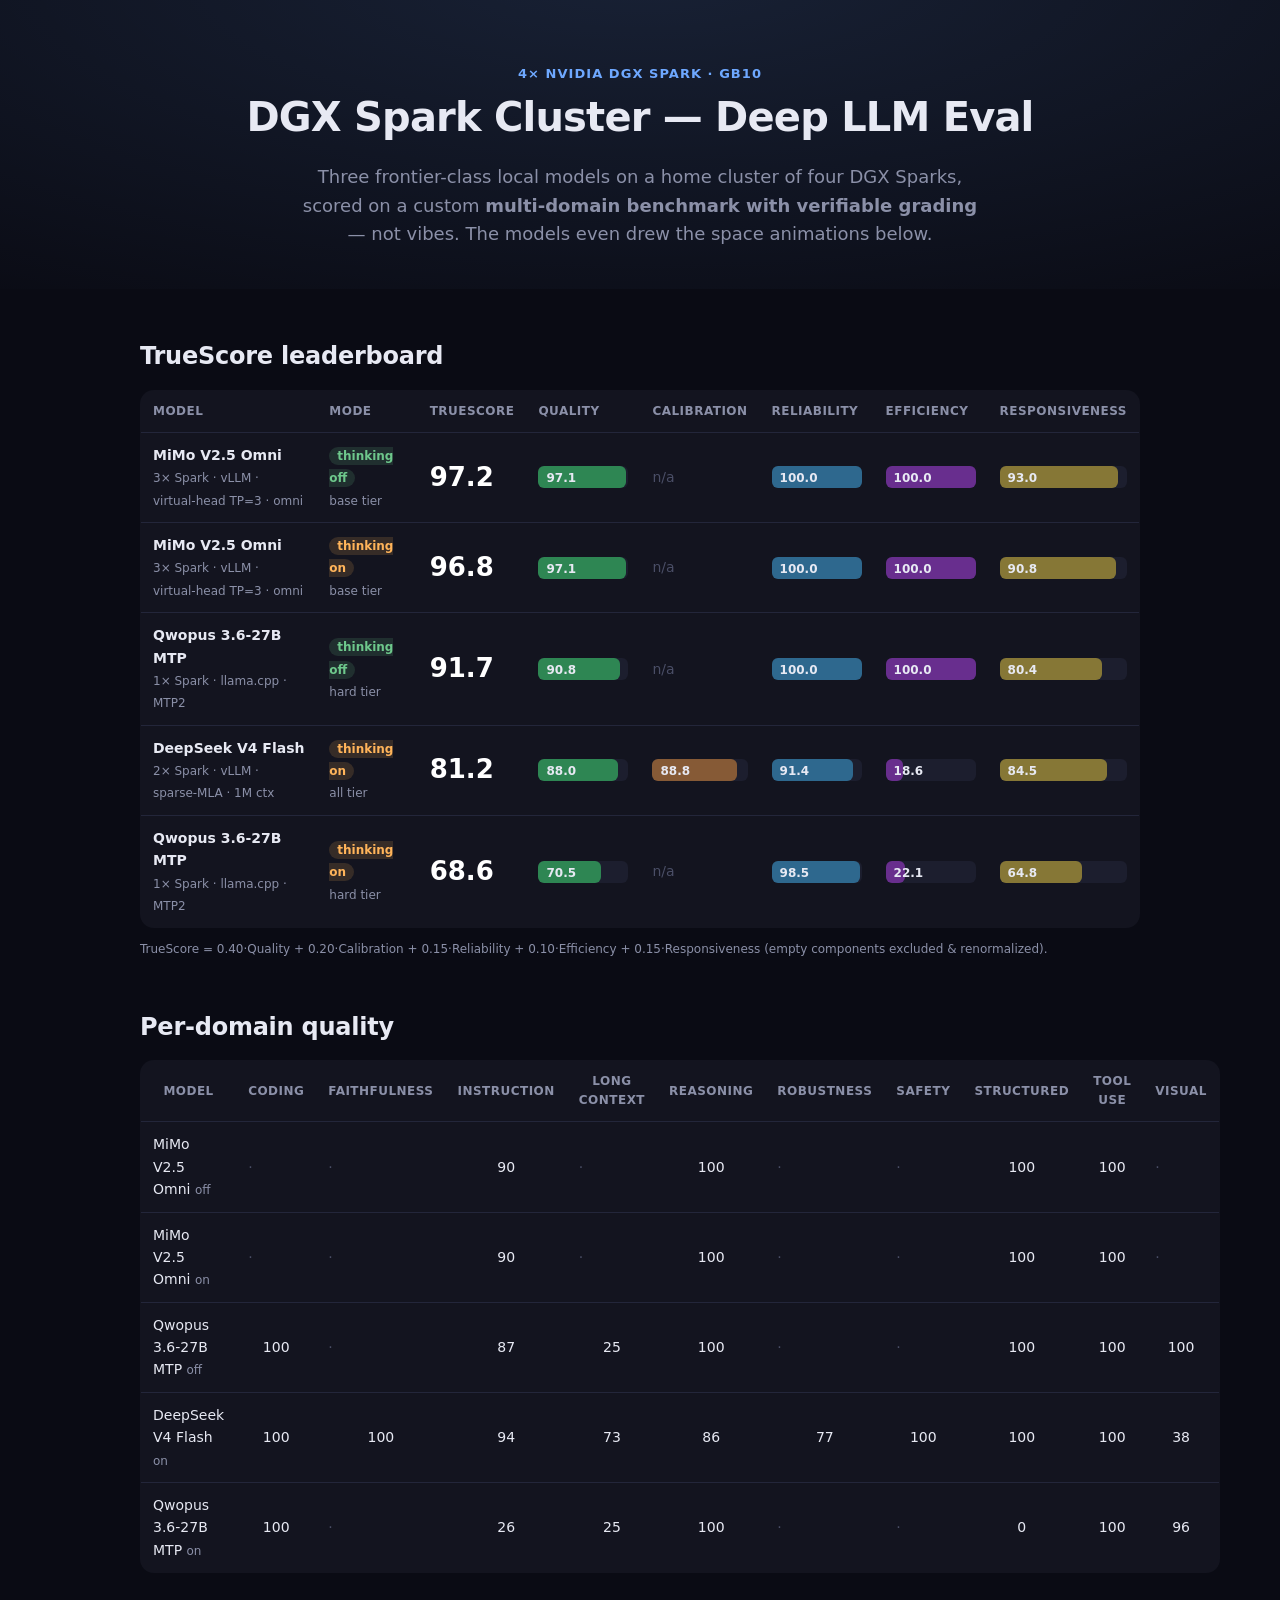
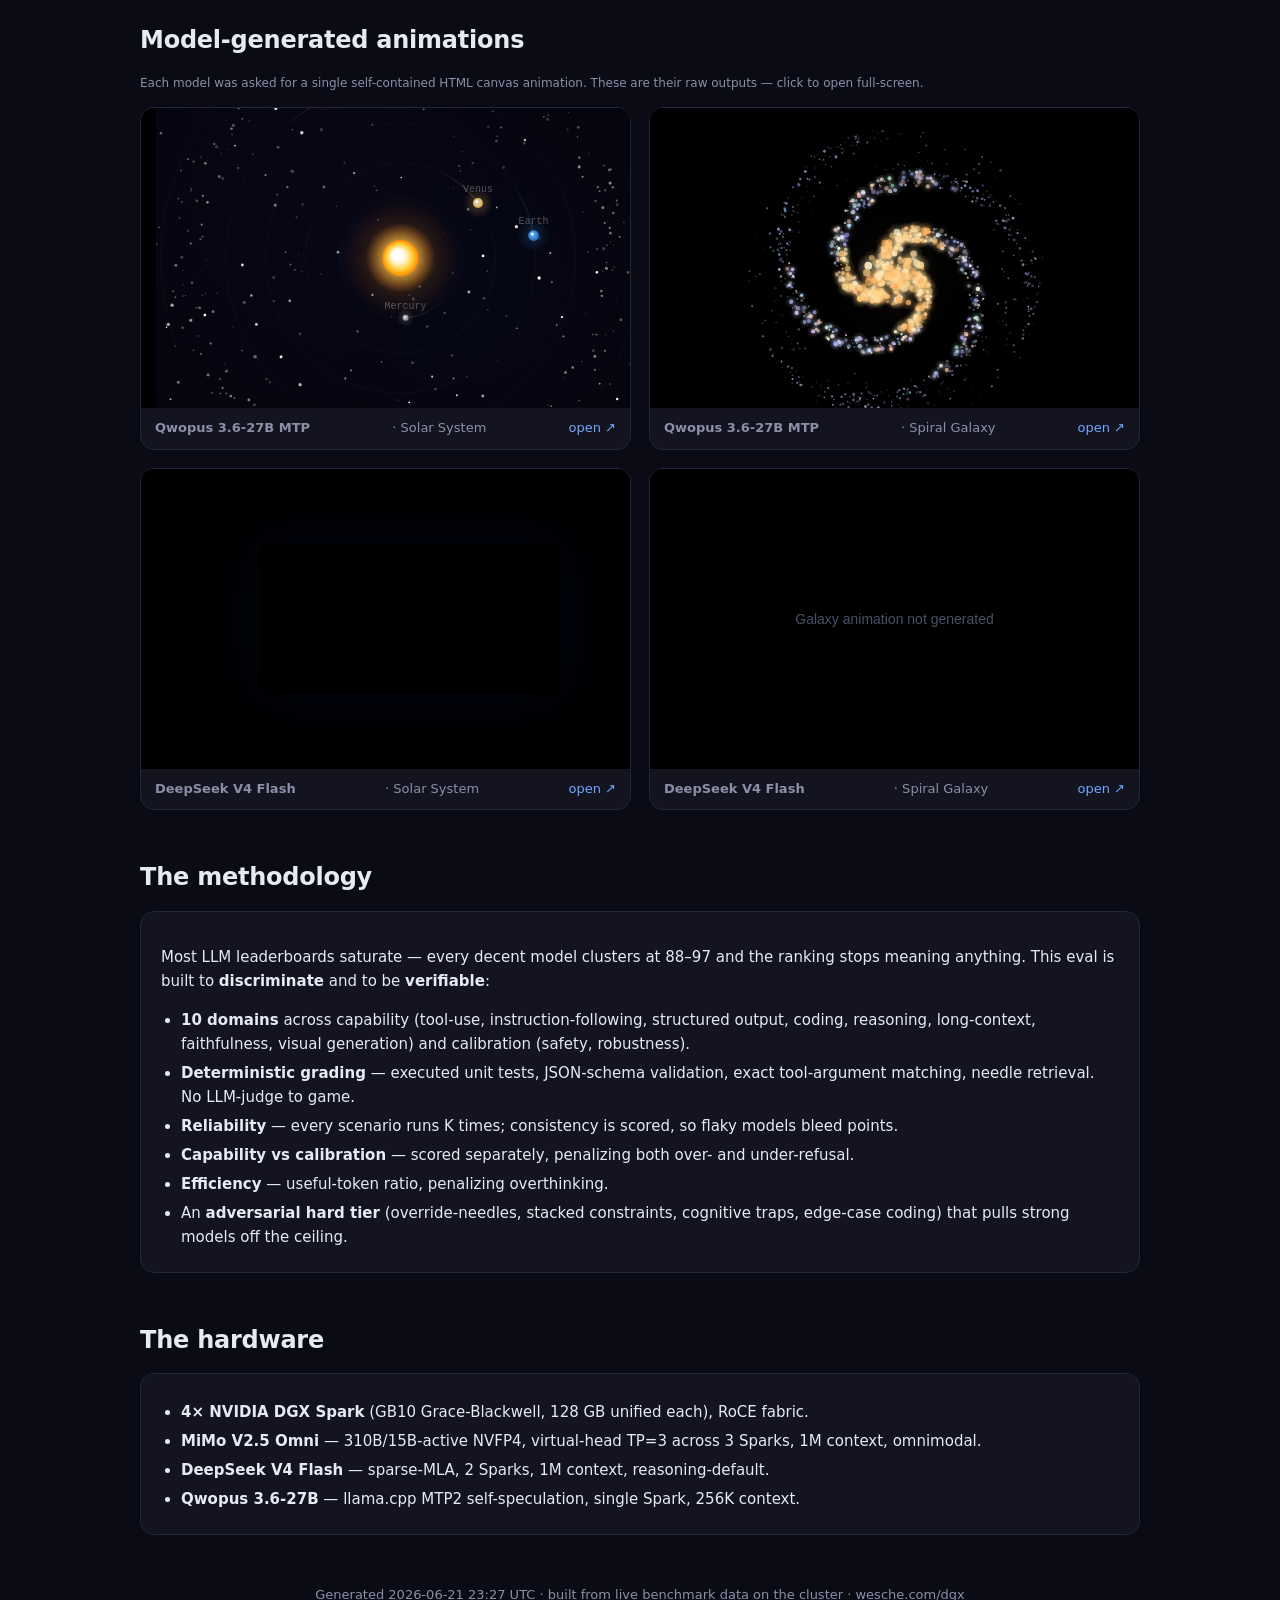
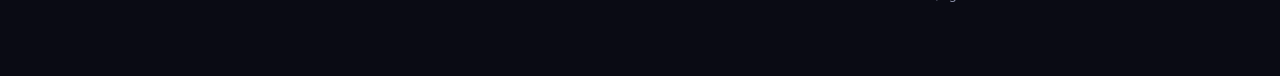
<file: dgx/index.html>
<!doctype html>
<html lang="en"><head>
<meta charset="UTF-8"><meta name="viewport" content="width=device-width,initial-scale=1">
<title>DGX Spark Cluster — Deep LLM Eval | wesche.com</title>
<meta name="description" content="A 4× NVIDIA DGX Spark (GB10) cluster running MiMo V2.5 Omni, DeepSeek V4 Flash, and Qwopus — scored on a custom deep, multi-domain LLM eval with verifiable grading. Plus model-generated space animations.">
<meta property="og:title" content="DGX Spark Cluster — Deep LLM Eval">
<meta property="og:description" content="MiMo Omni vs DeepSeek V4 Flash vs Qwopus on 4× DGX Spark, scored on a deeper, truer benchmark.">
<script async src="https://www.googletagmanager.com/gtag/js?id=G-WDWRJTR5BY"></script>
<script>window.dataLayer=window.dataLayer||[];function gtag(){dataLayer.push(arguments);}
gtag('js',new Date());gtag('config','G-WDWRJTR5BY');</script>
<style>
:root{--bg:#0a0b14;--card:#13141f;--line:#23263a;--fg:#e7e9f3;--mut:#8b90a8;--acc:#6ea8ff}
*{box-sizing:border-box}body{margin:0;background:var(--bg);color:var(--fg);
font:15px/1.6 system-ui,-apple-system,Segoe UI,Roboto,sans-serif}
.wrap{max-width:1040px;margin:0 auto;padding:0 20px}
header{padding:64px 0 40px;text-align:center;background:
radial-gradient(1200px 400px at 50% -10%,rgba(110,168,255,.14),transparent)}
h1{font-size:40px;margin:0 0 8px;letter-spacing:-.02em}
h2{font-size:24px;margin:48px 0 14px;letter-spacing:-.01em}
.tag{color:var(--acc);font-weight:600;letter-spacing:.08em;text-transform:uppercase;font-size:13px}
.lede{color:var(--mut);font-size:18px;max-width:680px;margin:14px auto 0}
table{width:100%;border-collapse:collapse;background:var(--card);border:1px solid var(--line);
border-radius:14px;overflow:hidden;margin-top:10px}
th,td{padding:11px 12px;text-align:left;border-bottom:1px solid var(--line);font-size:14px;vertical-align:middle}
th{color:var(--mut);font-weight:600;font-size:12px;text-transform:uppercase;letter-spacing:.04em}
tr:last-child td{border-bottom:none}
.sub{color:var(--mut);font-size:12px}
.ts{font-size:26px;font-weight:800;color:#fff}
.bar{position:relative;background:#1c1e2e;border-radius:6px;height:22px;min-width:90px}
.bar span{position:absolute;left:0;top:0;bottom:0;border-radius:6px;opacity:.55}
.bar b{position:relative;padding-left:8px;line-height:22px;font-size:12px}
.mode{padding:2px 8px;border-radius:20px;font-size:12px;font-weight:600}
.mode-on{background:rgba(255,180,90,.15);color:#ffb45a}
.mode-off{background:rgba(110,200,140,.15);color:#6ec88c}
.dom td.d{text-align:center;font-variant-numeric:tabular-nums}
.dom th{text-align:center}.dom td:first-child{text-align:left}
.na{color:#4a4e66}.pending{color:#ffb45a;font-size:14px}
.grid{display:grid;grid-template-columns:1fr 1fr;gap:18px;margin-top:14px}
.anim{margin:0;background:var(--card);border:1px solid var(--line);border-radius:14px;overflow:hidden}
.anim iframe{width:100%;height:300px;border:0;display:block;background:#000}
.anim figcaption{padding:10px 14px;color:var(--mut);font-size:13px;display:flex;justify-content:space-between}
.anim a{color:var(--acc);text-decoration:none}
.card{background:var(--card);border:1px solid var(--line);border-radius:14px;padding:18px 20px;margin-top:14px}
.card ul{margin:8px 0 0;padding-left:20px}.card li{margin:5px 0}
code{background:#1c1e2e;padding:1px 6px;border-radius:5px;font-size:13px}
footer{color:var(--mut);text-align:center;padding:50px 0 70px;font-size:13px}
@media(max-width:720px){.grid{grid-template-columns:1fr}h1{font-size:30px}.bar{min-width:60px}}
</style></head><body>
<header><div class="wrap">
<div class="tag">4× NVIDIA DGX Spark · GB10</div>
<h1>DGX Spark Cluster — Deep LLM Eval</h1>
<p class="lede">Three frontier-class local models on a home cluster of four DGX Sparks,
scored on a custom <b>multi-domain benchmark with verifiable grading</b> — not vibes.
The models even drew the space animations below.</p>
</div></header>
<main class="wrap">

<h2>TrueScore leaderboard</h2>

<table>
<tr><th>model</th><th>mode</th><th>TrueScore</th><th>quality</th><th>calibration</th>
<th>reliability</th><th>efficiency</th><th>responsiveness</th></tr>
<tr>
  <td><b>MiMo V2.5 Omni</b><br><span class="sub">3× Spark · vLLM · virtual-head TP=3 · omni</span></td>
  <td><span class="mode mode-off">thinking off</span><br>
      <span class="sub">base tier</span></td>
  <td class="ts">97.2</td>
  <td><div class="bar"><span style="width:97%;background:hsl(140,70%,55%)"></span><b>97.1</b></div></td>
  <td><span class="na">n/a</span></td>
  <td><div class="bar"><span style="width:100%;background:hsl(200,70%,55%)"></span><b>100.0</b></div></td>
  <td><div class="bar"><span style="width:100%;background:hsl(280,70%,55%)"></span><b>100.0</b></div></td>
  <td><div class="bar"><span style="width:93%;background:hsl(50,70%,55%)"></span><b>93.0</b></div></td>
</tr>
<tr>
  <td><b>MiMo V2.5 Omni</b><br><span class="sub">3× Spark · vLLM · virtual-head TP=3 · omni</span></td>
  <td><span class="mode mode-on">thinking on</span><br>
      <span class="sub">base tier</span></td>
  <td class="ts">96.8</td>
  <td><div class="bar"><span style="width:97%;background:hsl(140,70%,55%)"></span><b>97.1</b></div></td>
  <td><span class="na">n/a</span></td>
  <td><div class="bar"><span style="width:100%;background:hsl(200,70%,55%)"></span><b>100.0</b></div></td>
  <td><div class="bar"><span style="width:100%;background:hsl(280,70%,55%)"></span><b>100.0</b></div></td>
  <td><div class="bar"><span style="width:91%;background:hsl(50,70%,55%)"></span><b>90.8</b></div></td>
</tr>
<tr>
  <td><b>Qwopus 3.6-27B MTP</b><br><span class="sub">1× Spark · llama.cpp · MTP2</span></td>
  <td><span class="mode mode-off">thinking off</span><br>
      <span class="sub">hard tier</span></td>
  <td class="ts">91.7</td>
  <td><div class="bar"><span style="width:91%;background:hsl(140,70%,55%)"></span><b>90.8</b></div></td>
  <td><span class="na">n/a</span></td>
  <td><div class="bar"><span style="width:100%;background:hsl(200,70%,55%)"></span><b>100.0</b></div></td>
  <td><div class="bar"><span style="width:100%;background:hsl(280,70%,55%)"></span><b>100.0</b></div></td>
  <td><div class="bar"><span style="width:80%;background:hsl(50,70%,55%)"></span><b>80.4</b></div></td>
</tr>
<tr>
  <td><b>DeepSeek V4 Flash</b><br><span class="sub">2× Spark · vLLM · sparse-MLA · 1M ctx</span></td>
  <td><span class="mode mode-on">thinking on</span><br>
      <span class="sub">all tier</span></td>
  <td class="ts">81.2</td>
  <td><div class="bar"><span style="width:88%;background:hsl(140,70%,55%)"></span><b>88.0</b></div></td>
  <td><div class="bar"><span style="width:89%;background:hsl(30,70%,55%)"></span><b>88.8</b></div></td>
  <td><div class="bar"><span style="width:91%;background:hsl(200,70%,55%)"></span><b>91.4</b></div></td>
  <td><div class="bar"><span style="width:19%;background:hsl(280,70%,55%)"></span><b>18.6</b></div></td>
  <td><div class="bar"><span style="width:84%;background:hsl(50,70%,55%)"></span><b>84.5</b></div></td>
</tr>
<tr>
  <td><b>Qwopus 3.6-27B MTP</b><br><span class="sub">1× Spark · llama.cpp · MTP2</span></td>
  <td><span class="mode mode-on">thinking on</span><br>
      <span class="sub">hard tier</span></td>
  <td class="ts">68.6</td>
  <td><div class="bar"><span style="width:70%;background:hsl(140,70%,55%)"></span><b>70.5</b></div></td>
  <td><span class="na">n/a</span></td>
  <td><div class="bar"><span style="width:98%;background:hsl(200,70%,55%)"></span><b>98.5</b></div></td>
  <td><div class="bar"><span style="width:22%;background:hsl(280,70%,55%)"></span><b>22.1</b></div></td>
  <td><div class="bar"><span style="width:65%;background:hsl(50,70%,55%)"></span><b>64.8</b></div></td>
</tr>
</table>
<p class="sub">TrueScore = 0.40·Quality + 0.20·Calibration + 0.15·Reliability +
0.10·Efficiency + 0.15·Responsiveness (empty components excluded &amp; renormalized).</p>

<h2>Per-domain quality</h2>
<table class="dom"><tr><th>model</th><th>coding</th><th>faithfulness</th><th>instruction</th><th>long<br>context</th><th>reasoning</th><th>robustness</th><th>safety</th><th>structured</th><th>tool<br>use</th><th>visual</th></tr><tr><td>MiMo V2.5 Omni <span class="sub">off</span></td><td class="na">·</td><td class="na">·</td><td class="d">90</td><td class="na">·</td><td class="d">100</td><td class="na">·</td><td class="na">·</td><td class="d">100</td><td class="d">100</td><td class="na">·</td></tr><tr><td>MiMo V2.5 Omni <span class="sub">on</span></td><td class="na">·</td><td class="na">·</td><td class="d">90</td><td class="na">·</td><td class="d">100</td><td class="na">·</td><td class="na">·</td><td class="d">100</td><td class="d">100</td><td class="na">·</td></tr><tr><td>Qwopus 3.6-27B MTP <span class="sub">off</span></td><td class="d">100</td><td class="na">·</td><td class="d">87</td><td class="d">25</td><td class="d">100</td><td class="na">·</td><td class="na">·</td><td class="d">100</td><td class="d">100</td><td class="d">100</td></tr><tr><td>DeepSeek V4 Flash <span class="sub">on</span></td><td class="d">100</td><td class="d">100</td><td class="d">94</td><td class="d">73</td><td class="d">86</td><td class="d">77</td><td class="d">100</td><td class="d">100</td><td class="d">100</td><td class="d">38</td></tr><tr><td>Qwopus 3.6-27B MTP <span class="sub">on</span></td><td class="d">100</td><td class="na">·</td><td class="d">26</td><td class="d">25</td><td class="d">100</td><td class="na">·</td><td class="na">·</td><td class="d">0</td><td class="d">100</td><td class="d">96</td></tr></table>

<h2>Model-generated animations</h2>
<p class="sub">Each model was asked for a single self-contained HTML canvas animation.
These are their raw outputs — click to open full-screen.</p>
<div class="grid"><figure class="anim">
  <iframe src="animations/qwopus-vis-01.html" loading="lazy" title="Qwopus 3.6-27B MTP — Solar System"></iframe>
  <figcaption><b>Qwopus 3.6-27B MTP</b> · Solar System
    <a href="animations/qwopus-vis-01.html" target="_blank">open ↗</a></figcaption>
</figure><figure class="anim">
  <iframe src="animations/qwopus-vis-02.html" loading="lazy" title="Qwopus 3.6-27B MTP — Spiral Galaxy"></iframe>
  <figcaption><b>Qwopus 3.6-27B MTP</b> · Spiral Galaxy
    <a href="animations/qwopus-vis-02.html" target="_blank">open ↗</a></figcaption>
</figure><figure class="anim">
  <iframe src="animations/deepseek-vis-01.html" loading="lazy" title="DeepSeek V4 Flash — Solar System"></iframe>
  <figcaption><b>DeepSeek V4 Flash</b> · Solar System
    <a href="animations/deepseek-vis-01.html" target="_blank">open ↗</a></figcaption>
</figure><figure class="anim">
  <iframe src="animations/deepseek-vis-02.html" loading="lazy" title="DeepSeek V4 Flash — Spiral Galaxy"></iframe>
  <figcaption><b>DeepSeek V4 Flash</b> · Spiral Galaxy
    <a href="animations/deepseek-vis-02.html" target="_blank">open ↗</a></figcaption>
</figure></div>

<h2>The methodology</h2>
<div class="card">
<p>Most LLM leaderboards saturate — every decent model clusters at 88–97 and the
ranking stops meaning anything. This eval is built to <b>discriminate</b> and to be
<b>verifiable</b>:</p>
<ul>
<li><b>10 domains</b> across capability (tool-use, instruction-following, structured
output, coding, reasoning, long-context, faithfulness, visual generation) and
calibration (safety, robustness).</li>
<li><b>Deterministic grading</b> — executed unit tests, JSON-schema validation, exact
tool-argument matching, needle retrieval. No LLM-judge to game.</li>
<li><b>Reliability</b> — every scenario runs K times; consistency is scored, so flaky
models bleed points.</li>
<li><b>Capability vs calibration</b> — scored separately, penalizing both over- and
under-refusal.</li>
<li><b>Efficiency</b> — useful-token ratio, penalizing overthinking.</li>
<li>An <b>adversarial hard tier</b> (override-needles, stacked constraints, cognitive
traps, edge-case coding) that pulls strong models off the ceiling.</li>
</ul>
</div>

<h2>The hardware</h2>
<div class="card">
<ul>
<li><b>4× NVIDIA DGX Spark</b> (GB10 Grace-Blackwell, 128 GB unified each), RoCE fabric.</li>
<li><b>MiMo V2.5 Omni</b> — 310B/15B-active NVFP4, virtual-head TP=3 across 3 Sparks, 1M context, omnimodal.</li>
<li><b>DeepSeek V4 Flash</b> — sparse-MLA, 2 Sparks, 1M context, reasoning-default.</li>
<li><b>Qwopus 3.6-27B</b> — llama.cpp MTP2 self-speculation, single Spark, 256K context.</li>
</ul>
</div>

</main>
<footer>Generated 2026-06-21 23:27 UTC · built from live benchmark data on the cluster · wesche.com/dgx</footer>
</body></html>
</file>
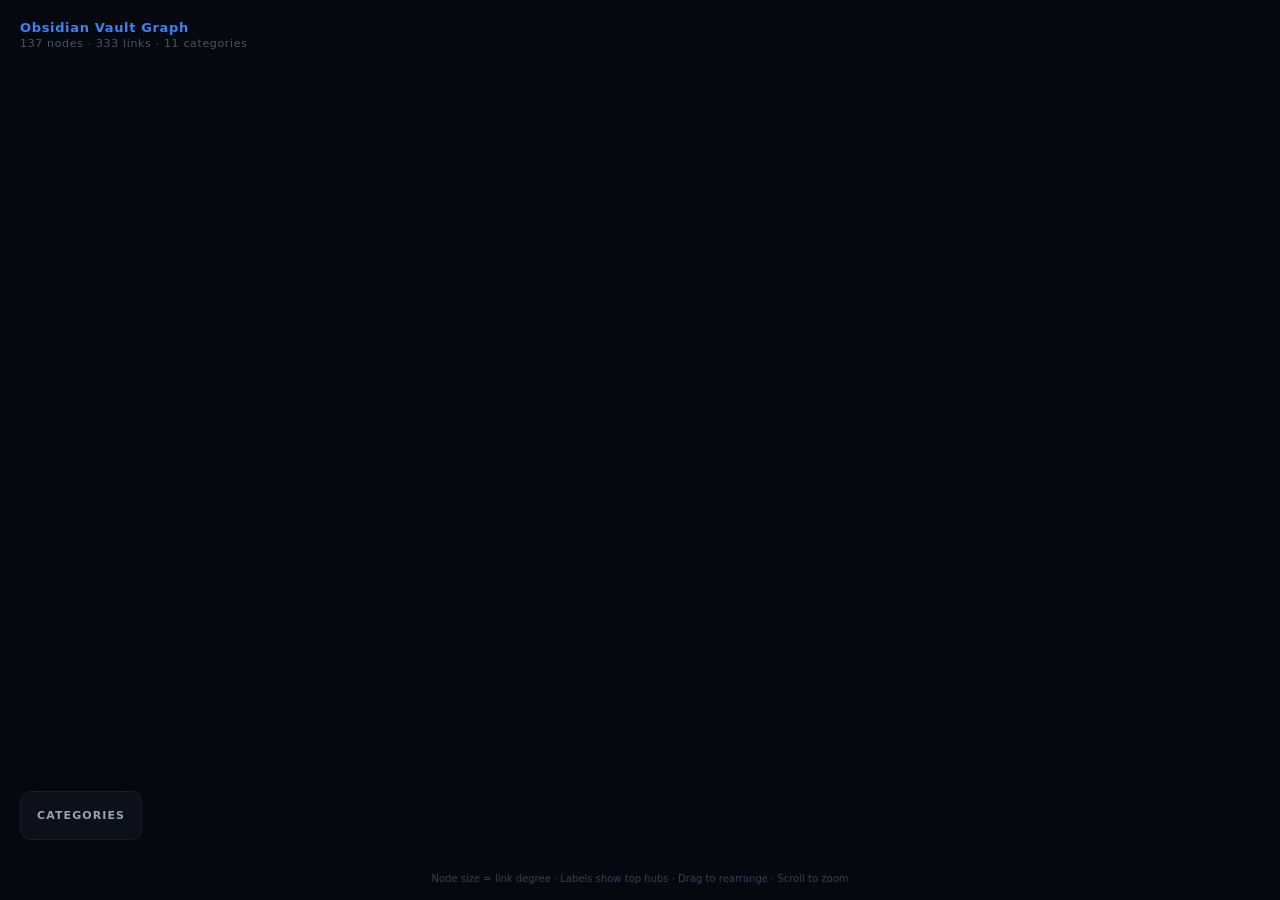
<file: obsidianvault/index.html>
<!DOCTYPE html>
<html><head><meta charset="utf-8">
<title>Obsidian Vault Graph</title>
<style>
*{margin:0;padding:0;box-sizing:border-box}
body{background:#06080f;overflow:hidden;font-family:system-ui,-apple-system,sans-serif}
svg{width:100vw;height:100vh;display:block}

.link{stroke:#22d3ee;stroke-opacity:0.25;transition:stroke-opacity 0.3s}
.link.highlighted{stroke-opacity:0.7;stroke:#22d3ee;stroke-width:2px !important}

.node circle{transition:r 0.2s;cursor:pointer}
.node circle.glow{filter:drop-shadow(0 0 4px currentColor)}
.node text{fill:#64748b;font-size:9px;pointer-events:none;text-shadow:0 0 4px #06080f;transition:opacity 0.3s}
.node text.hub{fill:#94a3b8;font-size:10px;font-weight:600}

.legend{
  position:fixed;bottom:60px;left:20px;
  background:rgba(15,18,30,0.85);backdrop-filter:blur(10px);
  padding:14px 16px;border-radius:10px;
  border:1px solid rgba(59,130,246,0.12);
}
.legend-title{color:#3b82f6;font-size:11px;font-weight:700;text-transform:uppercase;letter-spacing:0.1em;margin-bottom:8px}
.legend div{color:#94a3b8;font-size:11px;margin:3px 0;display:flex;align-items:center;gap:8px}
.legend span{width:10px;height:10px;border-radius:50%;display:inline-block;box-shadow:0 0 4px currentColor}

.header{
  position:fixed;top:20px;left:20px;
  color:#3b82f6;font-size:13px;font-weight:600;letter-spacing:0.05em;
}
.header .sub{color:#475569;font-size:11px;font-weight:400;margin-top:2px}

.footer{
  position:fixed;bottom:16px;left:50%;transform:translateX(-50%);
  color:#334155;font-size:10px;text-align:center;
}
</style></head><body>
<div class="header">
  Obsidian Vault Graph
  <div class="sub">137 nodes · 333 links · 11 categories</div>
</div>
<div class="legend" id="legend">
  <div class="legend-title">Categories</div>
</div>
<div class="footer">Node size = link degree · Labels show top hubs · Drag to rearrange · Scroll to zoom</div>

<script src="https://d3js.org/d3.v7.min.js"></script>
<script>
const data = {"nodes": [{"id": "Claude eterno", "name": "Claude eterno", "category": "Root", "path": "Claude eterno.md", "degree": 1}, {"id": "AGENTS", "name": "AGENTS", "category": "Root", "path": "AGENTS.md", "degree": 1}, {"id": "Vesica", "name": "Vesica", "category": "Archive", "path": "Archive/Old Structure/_backups/vesica-cleanup-20260501-000645/Vesica/Vesica.md", "degree": 20}, {"id": "app.vesica.studio", "name": "app.vesica.studio", "category": "Archive", "path": "Archive/Old Structure/_backups/vesica-cleanup-20260501-000645/Vesica/app.vesica.studio.md", "degree": 3}, {"id": "Vesica Studio App - Production Fixes 2026-04-30", "name": "Vesica Studio App - Production Fixes 2026-04-30", "category": "Archive", "path": "Archive/Old Structure/_backups/vesica-cleanup-20260501-000645/Vesica/Vesica Studio App - Production Fixes 2026-04-30.md", "degree": 2}, {"id": "vesica.studio", "name": "vesica.studio", "category": "Archive", "path": "Archive/Old Structure/_backups/vesica-cleanup-20260501-000645/Vesica/vesica.studio.md", "degree": 3}, {"id": "vesica-spiral-seam-fix", "name": "vesica-spiral-seam-fix", "category": "Archive", "path": "Archive/Old Structure/_backups/vesica-cleanup-20260501-000645/Vesica/Skills/vesica-spiral-seam-fix.md", "degree": 6}, {"id": "wallpaper-tiling-math", "name": "wallpaper-tiling-math", "category": "Archive", "path": "Archive/Old Structure/_backups/vesica-cleanup-20260501-000645/Vesica/Skills/wallpaper-tiling-math.md", "degree": 6}, {"id": "vesica-hex-tiling-debug", "name": "vesica-hex-tiling-debug", "category": "Archive", "path": "Archive/Old Structure/_backups/vesica-cleanup-20260501-000645/Vesica/Skills/vesica-hex-tiling-debug.md", "degree": 6}, {"id": "Vesica Agent", "name": "Vesica Agent", "category": "Archive", "path": "Archive/Old Structure/_backups/vesica-cleanup-20260501-000645/Agents/Vesica Agent.md", "degree": 12}, {"id": "Vesica Index", "name": "Vesica Index", "category": "Archive", "path": "Archive/Old Structure/_backups/vesica-cleanup-20260501-000645/00 Index/Vesica Index.md", "degree": 18}, {"id": "GitHub PAT", "name": "GitHub PAT", "category": "Archive", "path": "Archive/Sensitive/GitHub PAT.md", "degree": 0}, {"id": "Session_2026-04-25", "name": "Session_2026-04-25", "category": "Archive", "path": "Archive/Empty Notes/Session_2026-04-25.md", "degree": 1}, {"id": "Prince Canuma", "name": "Prince Canuma", "category": "Archive", "path": "Archive/Empty Notes/Prince Canuma.md", "degree": 1}, {"id": "Dashboard", "name": "Dashboard", "category": "Goals", "path": "Goals/Dashboard.md", "degree": 3}, {"id": "tattoo-live-stream-setup", "name": "tattoo-live-stream-setup", "category": "Projects", "path": "Projects/tattoo-live-stream-setup.md", "degree": 0}, {"id": "Jewelry-Casting", "name": "Jewelry-Casting", "category": "Projects", "path": "Projects/Jewelry-Casting.md", "degree": 0}, {"id": "DGX Spark 200G Cluster", "name": "DGX Spark 200G Cluster", "category": "Projects", "path": "Projects/DGX Spark 200G Cluster.md", "degree": 2}, {"id": "Spark-Bench-Results", "name": "Spark-Bench-Results", "category": "Projects", "path": "Projects/Spark-Bench-Results.md", "degree": 2}, {"id": "Open Design", "name": "Open Design", "category": "Workflows", "path": "Workflows/Open Design.md", "degree": 1}, {"id": "Agent Skill Pruning", "name": "Agent Skill Pruning", "category": "Workflows", "path": "Workflows/Agent Skill Pruning.md", "degree": 8}, {"id": "Obsidian Vault Sync \u2014 How Everything Works", "name": "Obsidian Vault Sync \u2014 How Everything Works", "category": "Workflows", "path": "Workflows/Obsidian Vault Sync \u2014 How Everything Works.md", "degree": 5}, {"id": "Video Transcription Workflow", "name": "Video Transcription Workflow", "category": "Workflows", "path": "Workflows/Video Transcription Workflow.md", "degree": 1}, {"id": "Eterno Agent", "name": "Eterno Agent", "category": "Agents", "path": "Agents/Eterno Agent.md", "degree": 18}, {"id": "Agent Registry", "name": "Agent Registry", "category": "Agents", "path": "Agents/Agent Registry.md", "degree": 19}, {"id": "Sparkbench", "name": "Sparkbench", "category": "Agents", "path": "Agents/Sparkbench.md", "degree": 5}, {"id": "Agent Dashboard", "name": "Agent Dashboard", "category": "Agents", "path": "Agents/Agent Dashboard.md", "degree": 25}, {"id": "Agents Index", "name": "Agents Index", "category": "Agents", "path": "Agents/Agents Index.md", "degree": 10}, {"id": "Scout", "name": "Scout", "category": "Agents", "path": "Agents/Scout.md", "degree": 8}, {"id": "Lite vs Pro - Implementation Log", "name": "Lite vs Pro - Implementation Log", "category": "Agents", "path": "Agents/Vesica/Lite vs Pro - Implementation Log.md", "degree": 7}, {"id": "Freemium Pricing Model - May 2026", "name": "Freemium Pricing Model - May 2026", "category": "Agents", "path": "Agents/Vesica/Freemium Pricing Model - May 2026.md", "degree": 9}, {"id": "Market Research - Competitor Pricing", "name": "Market Research - Competitor Pricing", "category": "Agents", "path": "Agents/Vesica/Market Research - Competitor Pricing.md", "degree": 3}, {"id": "Vesica App - Drawing Tool", "name": "Vesica App - Drawing Tool", "category": "Agents", "path": "Agents/Vesica/Vesica App - Drawing Tool.md", "degree": 9}, {"id": "App Store Listing - May 2026", "name": "App Store Listing - May 2026", "category": "Agents", "path": "Agents/Vesica/App Store Listing - May 2026.md", "degree": 3}, {"id": "App Store Launch - May 2026", "name": "App Store Launch - May 2026", "category": "Agents", "path": "Agents/Vesica/App Store Launch - May 2026.md", "degree": 8}, {"id": "iPad White Screen RevenueCat Debug - 2026-05-20", "name": "iPad White Screen RevenueCat Debug - 2026-05-20", "category": "Agents", "path": "Agents/Vesica/iPad White Screen RevenueCat Debug - 2026-05-20.md", "degree": 4}, {"id": "Vesica Teaser Apps - Feature Split Plan", "name": "Vesica Teaser Apps - Feature Split Plan", "category": "Agents", "path": "Agents/Vesica/Vesica Teaser Apps - Feature Split Plan.md", "degree": 1}, {"id": "Vesica Agent Profile", "name": "Vesica Agent Profile", "category": "Agents", "path": "Agents/Vesica/Vesica Agent Profile.md", "degree": 19}, {"id": "Vesica Landing Site", "name": "Vesica Landing Site", "category": "Agents", "path": "Agents/Vesica/Vesica Landing Site.md", "degree": 5}, {"id": "Production Fixes 2026-04-30", "name": "Production Fixes 2026-04-30", "category": "Agents", "path": "Agents/Vesica/Fixes/Production Fixes 2026-04-30.md", "degree": 3}, {"id": "Eterno Hermes Profile - OpenAI Codex", "name": "Eterno Hermes Profile - OpenAI Codex", "category": "Agents", "path": "Agents/Eterno/Eterno Hermes Profile - OpenAI Codex.md", "degree": 6}, {"id": "Eterno Lead Scout - Outreach Machine", "name": "Eterno Lead Scout - Outreach Machine", "category": "Agents", "path": "Agents/Eterno/Eterno Lead Scout - Outreach Machine.md", "degree": 1}, {"id": "Eterno Operations", "name": "Eterno Operations", "category": "Agents", "path": "Agents/Eterno/Eterno Operations.md", "degree": 19}, {"id": "Eterno Clients", "name": "Eterno Clients", "category": "Agents", "path": "Agents/Eterno/Eterno Clients.md", "degree": 10}, {"id": "Booking Form Duplicate Upload Bug Fix", "name": "Booking Form Duplicate Upload Bug Fix", "category": "Agents", "path": "Agents/Eterno/Booking Form Duplicate Upload Bug Fix.md", "degree": 7}, {"id": "Eterno Web Studio", "name": "Eterno Web Studio", "category": "Agents", "path": "Agents/Eterno/Eterno Web Studio.md", "degree": 19}, {"id": "Eterno Dashboard", "name": "Eterno Dashboard", "category": "Agents", "path": "Agents/Eterno/Eterno Dashboard.md", "degree": 9}, {"id": "Eterno Index", "name": "Eterno Index", "category": "Agents", "path": "Agents/Eterno/Eterno Index.md", "degree": 20}, {"id": "Israel Paketh", "name": "Israel Paketh", "category": "Agents", "path": "Agents/Eterno/Clients/Israel Paketh.md", "degree": 0}, {"id": "Hex Index", "name": "Hex Index", "category": "Agents", "path": "Agents/Hex/Hex Index.md", "degree": 9}, {"id": "Home Security System", "name": "Home Security System", "category": "Agents", "path": "Agents/Hex/Home Security System.md", "degree": 1}, {"id": "Painting", "name": "Painting", "category": "Agents", "path": "Agents/Hex/Personal/Painting.md", "degree": 3}, {"id": "Book Preferences", "name": "Book Preferences", "category": "Agents", "path": "Agents/Hex/Personal/Book Preferences.md", "degree": 5}, {"id": "Personal Index", "name": "Personal Index", "category": "Agents", "path": "Agents/Hex/Personal/Personal Index.md", "degree": 4}, {"id": "Weschetattoo", "name": "Weschetattoo", "category": "Agents", "path": "Agents/Hex/Personal/Weschetattoo.md", "degree": 17}, {"id": "Health", "name": "Health", "category": "Agents", "path": "Agents/Hex/Personal/Health.md", "degree": 2}, {"id": "Monthly-Tracker", "name": "Monthly-Tracker", "category": "Agents", "path": "Agents/Hex/Personal/Planners/Monthly-Tracker.md", "degree": 0}, {"id": "Daily-2026-05-09", "name": "Daily-2026-05-09", "category": "Agents", "path": "Agents/Hex/Personal/Planners/Daily-2026-05-09.md", "degree": 0}, {"id": "Weekly-Planner", "name": "Weekly-Planner", "category": "Agents", "path": "Agents/Hex/Personal/Planners/Weekly-Planner.md", "degree": 0}, {"id": "lesson-plan", "name": "lesson-plan", "category": "Agents", "path": "Agents/Hex/Master Class/lesson-plan.md", "degree": 0}, {"id": "README", "name": "README", "category": "Agents", "path": "Agents/Hex/Master Class/README.md", "degree": 0}, {"id": "lesson-03-permissions-and-users", "name": "lesson-03-permissions-and-users", "category": "Agents", "path": "Agents/Hex/Master Class/lessons/lesson-03-permissions-and-users.md", "degree": 0}, {"id": "lesson-13-ports-and-networking-in-docker", "name": "lesson-13-ports-and-networking-in-docker", "category": "Agents", "path": "Agents/Hex/Master Class/lessons/lesson-13-ports-and-networking-in-docker.md", "degree": 0}, {"id": "lesson-05-processes-and-memory", "name": "lesson-05-processes-and-memory", "category": "Agents", "path": "Agents/Hex/Master Class/lessons/lesson-05-processes-and-memory.md", "degree": 0}, {"id": "lesson-04-installing-software", "name": "lesson-04-installing-software", "category": "Agents", "path": "Agents/Hex/Master Class/lessons/lesson-04-installing-software.md", "degree": 0}, {"id": "lesson-15-what-is-a-neural-network", "name": "lesson-15-what-is-a-neural-network", "category": "Agents", "path": "Agents/Hex/Master Class/lessons/lesson-15-what-is-a-neural-network.md", "degree": 0}, {"id": "lesson-07-ssh-remote-control", "name": "lesson-07-ssh-remote-control", "category": "Agents", "path": "Agents/Hex/Master Class/lessons/lesson-07-ssh-remote-control.md", "degree": 0}, {"id": "lesson-02-files-folders-paths", "name": "lesson-02-files-folders-paths", "category": "Agents", "path": "Agents/Hex/Master Class/lessons/lesson-02-files-folders-paths.md", "degree": 0}, {"id": "lesson-09-docker-images-and-containers", "name": "lesson-09-docker-images-and-containers", "category": "Agents", "path": "Agents/Hex/Master Class/lessons/lesson-09-docker-images-and-containers.md", "degree": 0}, {"id": "lesson-06-networking-basics", "name": "lesson-06-networking-basics", "category": "Agents", "path": "Agents/Hex/Master Class/lessons/lesson-06-networking-basics.md", "degree": 0}, {"id": "lesson-14-docker-compose", "name": "lesson-14-docker-compose", "category": "Agents", "path": "Agents/Hex/Master Class/lessons/lesson-14-docker-compose.md", "degree": 0}, {"id": "lesson-10-running-your-first-container", "name": "lesson-10-running-your-first-container", "category": "Agents", "path": "Agents/Hex/Master Class/lessons/lesson-10-running-your-first-container.md", "degree": 0}, {"id": "lesson-01-the-machine-you-are-sitting-on", "name": "lesson-01-the-machine-you-are-sitting-on", "category": "Agents", "path": "Agents/Hex/Master Class/lessons/lesson-01-the-machine-you-are-sitting-on.md", "degree": 0}, {"id": "lesson-12-volumes-and-persistence", "name": "lesson-12-volumes-and-persistence", "category": "Agents", "path": "Agents/Hex/Master Class/lessons/lesson-12-volumes-and-persistence.md", "degree": 0}, {"id": "lesson-08-what-is-a-container", "name": "lesson-08-what-is-a-container", "category": "Agents", "path": "Agents/Hex/Master Class/lessons/lesson-08-what-is-a-container.md", "degree": 0}, {"id": "Fuji Live Stream Setup", "name": "Fuji Live Stream Setup", "category": "Agents", "path": "Agents/Hex/Creative/Fuji Live Stream Setup.md", "degree": 4}, {"id": "Sacred Geometry Tattoo Art Session 2026-04-27", "name": "Sacred Geometry Tattoo Art Session 2026-04-27", "category": "Agents", "path": "Agents/Hex/Creative/Sacred Geometry Tattoo Art Session 2026-04-27.md", "degree": 6}, {"id": "Tattoo Live Streaming Setup", "name": "Tattoo Live Streaming Setup", "category": "Agents", "path": "Agents/Hex/Creative/Tattoo Live Streaming Setup.md", "degree": 4}, {"id": "OpenSCAD", "name": "OpenSCAD", "category": "Agents", "path": "Agents/Hex/Creative/3D Printing/OpenSCAD.md", "degree": 2}, {"id": "Geoflora", "name": "Geoflora", "category": "Agents", "path": "Agents/Hex/Creative/3D Printing/Kinetic Sculpture/Geoflora.md", "degree": 7}, {"id": "Geoflora v1 \u2014 Dual Mandala", "name": "Geoflora v1 \u2014 Dual Mandala", "category": "Agents", "path": "Agents/Hex/Creative/3D Printing/Kinetic Sculpture/Geoflora v1 \u2014 Dual Mandala.md", "degree": 6}, {"id": "Interview - Ilya Cascad", "name": "Interview - Ilya Cascad", "category": "Agents", "path": "Agents/OMF Geometry/Interview - Ilya Cascad.md", "degree": 3}, {"id": "Apify Instagram Image Downloads", "name": "Apify Instagram Image Downloads", "category": "Agents", "path": "Agents/OMF Geometry/Apify Instagram Image Downloads.md", "degree": 5}, {"id": "Instagram Posting Troubleshooting", "name": "Instagram Posting Troubleshooting", "category": "Agents", "path": "Agents/OMF Geometry/Instagram Posting Troubleshooting.md", "degree": 4}, {"id": "OMF Session Summary - 2026-05-31", "name": "OMF Session Summary - 2026-05-31", "category": "Agents", "path": "Agents/OMF Geometry/OMF Session Summary - 2026-05-31.md", "degree": 6}, {"id": "Website", "name": "Website", "category": "Agents", "path": "Agents/OMF Geometry/Website.md", "degree": 5}, {"id": "Interviews", "name": "Interviews", "category": "Agents", "path": "Agents/OMF Geometry/Interviews.md", "degree": 8}, {"id": "OMF Index", "name": "OMF Index", "category": "Agents", "path": "Agents/OMF Geometry/OMF Index.md", "degree": 14}, {"id": "X Twitter API Credentials", "name": "X Twitter API Credentials", "category": "Agents", "path": "Agents/OMF Geometry/X Twitter API Credentials.md", "degree": 2}, {"id": "Interview - Daniele Caputo", "name": "Interview - Daniele Caputo", "category": "Agents", "path": "Agents/OMF Geometry/Interview - Daniele Caputo.md", "degree": 3}, {"id": "Interview - Mitch Koch", "name": "Interview - Mitch Koch", "category": "Agents", "path": "Agents/OMF Geometry/Interview - Mitch Koch.md", "degree": 3}, {"id": "Interview - Israel Paketh", "name": "Interview - Israel Paketh", "category": "Agents", "path": "Agents/OMF Geometry/Interview - Israel Paketh.md", "degree": 3}, {"id": "OMF Geometry", "name": "OMF Geometry", "category": "Agents", "path": "Agents/OMF Geometry/OMF Geometry.md", "degree": 22}, {"id": "Felippe \"Suezo\" Whady Rebehy", "name": "Felippe \"Suezo\" Whady Rebehy", "category": "Agents", "path": "Agents/OMF Geometry/Felippe \"Suezo\" Whady Rebehy.md", "degree": 4}, {"id": "Cloudflare and GitHub Credentials", "name": "Cloudflare and GitHub Credentials", "category": "Agents", "path": "Agents/OMF Geometry/Cloudflare and GitHub Credentials.md", "degree": 5}, {"id": "3D Printable LLM Robot", "name": "3D Printable LLM Robot", "category": "Agents", "path": "Agents/Davinci/3D Printable LLM Robot.md", "degree": 3}, {"id": "2026-06-19-DeepSeek-Restore-and-Qwopus-Spark3", "name": "2026-06-19-DeepSeek-Restore-and-Qwopus-Spark3", "category": "Agents", "path": "Agents/Davinci/2026-06-19-DeepSeek-Restore-and-Qwopus-Spark3.md", "degree": 12}, {"id": "2026-06-20-MiMo-DeepEval-4thSpark-Session", "name": "2026-06-20-MiMo-DeepEval-4thSpark-Session", "category": "Agents", "path": "Agents/Davinci/2026-06-20-MiMo-DeepEval-4thSpark-Session.md", "degree": 11}, {"id": "Davinci Creative Master", "name": "Davinci Creative Master", "category": "Agents", "path": "Agents/Davinci/Davinci Creative Master.md", "degree": 6}, {"id": "DGX Spark + Exo Status", "name": "DGX Spark + Exo Status", "category": "Agents", "path": "Agents/Davinci/DGX Spark + Exo Status.md", "degree": 5}, {"id": "DeepSeek V4 Flash - Local MLX Setup", "name": "DeepSeek V4 Flash - Local MLX Setup", "category": "Agents", "path": "Agents/Davinci/DeepSeek V4 Flash - Local MLX Setup.md", "degree": 6}, {"id": "Davinci Index", "name": "Davinci Index", "category": "Agents", "path": "Agents/Davinci/Davinci Index.md", "degree": 28}, {"id": "2026-05-08-Davinci-Setup-Session", "name": "2026-05-08-Davinci-Setup-Session", "category": "Agents", "path": "Agents/Davinci/2026-05-08-Davinci-Setup-Session.md", "degree": 1}, {"id": "Whisper Model Notes", "name": "Whisper Model Notes", "category": "Agents", "path": "Agents/Davinci/Whisper Model Notes.md", "degree": 1}, {"id": "Flux Image Generation", "name": "Flux Image Generation", "category": "Agents", "path": "Agents/Davinci/Flux Image Generation.md", "degree": 8}, {"id": "Mac Studio Environment", "name": "Mac Studio Environment", "category": "Agents", "path": "Agents/Davinci/Mac Studio Environment.md", "degree": 11}, {"id": "Hermes Provider Config", "name": "Hermes Provider Config", "category": "Agents", "path": "Agents/Davinci/Hermes Provider Config.md", "degree": 11}, {"id": "DGX Spark vLLM 2-Node Cluster - Qwen 3.6 35B FP8", "name": "DGX Spark vLLM 2-Node Cluster - Qwen 3.6 35B FP8", "category": "Agents", "path": "Agents/Davinci/DGX Spark vLLM 2-Node Cluster - Qwen 3.6 35B FP8.md", "degree": 3}, {"id": "2026-06-21-Nemotron-Qwopus-Spark-Benchmark-Handoff", "name": "2026-06-21-Nemotron-Qwopus-Spark-Benchmark-Handoff", "category": "Agents", "path": "Agents/Davinci/2026-06-21-Nemotron-Qwopus-Spark-Benchmark-Handoff.md", "degree": 0}, {"id": "Hermes Agent Profile Setup", "name": "Hermes Agent Profile Setup", "category": "Agents", "path": "Agents/Davinci/Hermes Agent Profile Setup.md", "degree": 8}, {"id": "2026-05-29-Rack-Monitor-Dashboard", "name": "2026-05-29-Rack-Monitor-Dashboard", "category": "Agents", "path": "Agents/Davinci/2026-05-29-Rack-Monitor-Dashboard.md", "degree": 4}, {"id": "DGX Spark Exo Cluster - Manual Discovery Bug Fix", "name": "DGX Spark Exo Cluster - Manual Discovery Bug Fix", "category": "Agents", "path": "Agents/Davinci/DGX Spark Exo Cluster - Manual Discovery Bug Fix.md", "degree": 4}, {"id": "CARNICE-V2-27B Model", "name": "CARNICE-V2-27B Model", "category": "Agents", "path": "Agents/Davinci/CARNICE-V2-27B Model.md", "degree": 4}, {"id": "2026-06-21-MiMo-TP3-Gibberish-Codex-Handoff", "name": "2026-06-21-MiMo-TP3-Gibberish-Codex-Handoff", "category": "Agents", "path": "Agents/Davinci/2026-06-21-MiMo-TP3-Gibberish-Codex-Handoff.md", "degree": 3}, {"id": "DGX Spark Cluster", "name": "DGX Spark Cluster", "category": "Agents", "path": "Agents/Davinci/DGX Spark Cluster.md", "degree": 9}, {"id": "2026-05-31-Hunyuan3D-DGX-Spark-Setup", "name": "2026-05-31-Hunyuan3D-DGX-Spark-Setup", "category": "Agents", "path": "Agents/Davinci/2026-05-31-Hunyuan3D-DGX-Spark-Setup.md", "degree": 4}, {"id": "Local AI Index", "name": "Local AI Index", "category": "Agents", "path": "Agents/Davinci/Local AI Index.md", "degree": 16}, {"id": "SpecServe \u2014 DFlash + Chat UI Fixes (2026-05-11)", "name": "SpecServe \u2014 DFlash + Chat UI Fixes (2026-05-11)", "category": "Agents", "path": "Agents/Davinci/SpecServe \u2014 DFlash + Chat UI Fixes (2026-05-11).md", "degree": 1}, {"id": "2026-06-18 3-Spark GLM-5.2 Cluster", "name": "2026-06-18 3-Spark GLM-5.2 Cluster", "category": "Agents", "path": "Agents/Davinci/2026-06-18 3-Spark GLM-5.2 Cluster.md", "degree": 4}, {"id": "wesche.com-dgx-publish-handoff", "name": "wesche.com-dgx-publish-handoff", "category": "Agents", "path": "Agents/Davinci/wesche.com-dgx-publish-handoff.md", "degree": 0}, {"id": "ComfyUI_DGX_Spark_Optimization", "name": "ComfyUI_DGX_Spark_Optimization", "category": "Agents", "path": "Agents/Davinci/ComfyUI_DGX_Spark_Optimization.md", "degree": 1}, {"id": "MLX Server Management", "name": "MLX Server Management", "category": "Agents", "path": "Agents/Davinci/MLX Server Management.md", "degree": 11}, {"id": "OpenDog", "name": "OpenDog", "category": "Agents", "path": "Agents/Davinci/OpenDog.md", "degree": 1}, {"id": "SpecServe \u2014 GitHub Repo & Credentials", "name": "SpecServe \u2014 GitHub Repo & Credentials", "category": "Agents", "path": "Agents/Davinci/SpecServe \u2014 GitHub Repo & Credentials.md", "degree": 1}, {"id": "Exo Heterogeneous Cluster Research", "name": "Exo Heterogeneous Cluster Research", "category": "Agents", "path": "Agents/Davinci/Exo Heterogeneous Cluster Research.md", "degree": 6}, {"id": "2026-06-01-Session-Summary", "name": "2026-06-01-Session-Summary", "category": "Agents", "path": "Agents/Davinci/2026-06-01-Session-Summary.md", "degree": 6}, {"id": "DGX Spark Inference", "name": "DGX Spark Inference", "category": "Agents", "path": "Agents/Davinci/DGX Spark Inference.md", "degree": 2}, {"id": "Decisions Log", "name": "Decisions Log", "category": "Decisions", "path": "Decisions/Decisions Log.md", "degree": 2}, {"id": "Tattoo Convention Leads", "name": "Tattoo Convention Leads", "category": "Convention", "path": "Convention/Tattoo Convention Leads.md", "degree": 0}, {"id": "Master Control Center", "name": "Master Control Center", "category": "00 Index", "path": "00 Index/Master Control Center.md", "degree": 0}, {"id": "Home", "name": "Home", "category": "00 Index", "path": "00 Index/Home.md", "degree": 2}, {"id": "Master Control Center \u2014 Build Log", "name": "Master Control Center \u2014 Build Log", "category": "00 Index", "path": "00 Index/Master Control Center \u2014 Build Log.md", "degree": 0}, {"id": "Decision Log Template", "name": "Decision Log Template", "category": "Templates", "path": "Templates/Decision Log Template.md", "degree": 2}, {"id": "Project Template", "name": "Project Template", "category": "Templates", "path": "Templates/Project Template.md", "degree": 1}, {"id": "DODECA-01-Print", "name": "DODECA-01-Print", "category": "3D-Printing", "path": "3D-Printing/DODECA-01-Print.md", "degree": 4}, {"id": "Kinetic-Mandala-Sculpture", "name": "Kinetic-Mandala-Sculpture", "category": "3D-Printing", "path": "3D-Printing/Kinetic-Mandala-Sculpture.md", "degree": 5}, {"id": "3D-Printing Index", "name": "3D-Printing Index", "category": "3D-Printing", "path": "3D-Printing/3D-Printing Index.md", "degree": 5}], "links": [{"source": "Vesica", "target": "Vesica Studio App - Production Fixes 2026-04-30", "value": 1}, {"source": "app.vesica.studio", "target": "vesica.studio", "value": 1}, {"source": "Vesica Studio App - Production Fixes 2026-04-30", "target": "Vesica", "value": 1}, {"source": "vesica.studio", "target": "app.vesica.studio", "value": 1}, {"source": "vesica-spiral-seam-fix", "target": "Vesica Agent", "value": 1}, {"source": "wallpaper-tiling-math", "target": "Vesica Agent", "value": 1}, {"source": "vesica-hex-tiling-debug", "target": "Vesica Agent", "value": 1}, {"source": "Vesica Agent", "target": "vesica-hex-tiling-debug", "value": 1}, {"source": "Vesica Agent", "target": "vesica-spiral-seam-fix", "value": 1}, {"source": "Vesica Agent", "target": "wallpaper-tiling-math", "value": 1}, {"source": "Vesica Agent", "target": "Agent Skill Pruning", "value": 1}, {"source": "Vesica Agent", "target": "Agent Registry", "value": 1}, {"source": "Vesica Agent", "target": "Eterno Web Studio", "value": 1}, {"source": "Vesica Agent", "target": "OMF Geometry", "value": 1}, {"source": "Vesica Agent", "target": "Weschetattoo", "value": 1}, {"source": "Vesica Index", "target": "Vesica Agent", "value": 1}, {"source": "Vesica Index", "target": "app.vesica.studio", "value": 1}, {"source": "Vesica Index", "target": "vesica.studio", "value": 1}, {"source": "Vesica Index", "target": "Sacred Geometry Tattoo Art Session 2026-04-27", "value": 1}, {"source": "Vesica Index", "target": "Flux Image Generation", "value": 1}, {"source": "DGX Spark 200G Cluster", "target": "2026-06-20-MiMo-DeepEval-4thSpark-Session", "value": 1}, {"source": "Spark-Bench-Results", "target": "2026-06-20-MiMo-DeepEval-4thSpark-Session", "value": 1}, {"source": "Open Design", "target": "Eterno Hermes Profile - OpenAI Codex", "value": 1}, {"source": "Agent Skill Pruning", "target": "Agent Registry", "value": 1}, {"source": "Agent Skill Pruning", "target": "MLX Server Management", "value": 1}, {"source": "Obsidian Vault Sync \u2014 How Everything Works", "target": "Home", "value": 1}, {"source": "Obsidian Vault Sync \u2014 How Everything Works", "target": "AGENTS", "value": 1}, {"source": "Obsidian Vault Sync \u2014 How Everything Works", "target": "DGX Spark Exo Cluster - Manual Discovery Bug Fix", "value": 1}, {"source": "Obsidian Vault Sync \u2014 How Everything Works", "target": "DGX Spark vLLM 2-Node Cluster - Qwen 3.6 35B FP8", "value": 1}, {"source": "Obsidian Vault Sync \u2014 How Everything Works", "target": "Exo Heterogeneous Cluster Research", "value": 1}, {"source": "Video Transcription Workflow", "target": "Whisper Model Notes", "value": 1}, {"source": "Eterno Agent", "target": "Eterno Web Studio", "value": 1}, {"source": "Eterno Agent", "target": "Eterno Clients", "value": 1}, {"source": "Eterno Agent", "target": "Eterno Dashboard", "value": 1}, {"source": "Eterno Agent", "target": "Eterno Operations", "value": 1}, {"source": "Eterno Agent", "target": "Eterno Hermes Profile - OpenAI Codex", "value": 1}, {"source": "Eterno Agent", "target": "Booking Form Duplicate Upload Bug Fix", "value": 1}, {"source": "Agent Registry", "target": "Scout", "value": 2}, {"source": "Agent Registry", "target": "Vesica Agent Profile", "value": 2}, {"source": "Agent Registry", "target": "Eterno Agent", "value": 2}, {"source": "Agent Registry", "target": "Sparkbench", "value": 1}, {"source": "Agent Registry", "target": "Agent Skill Pruning", "value": 1}, {"source": "Agent Registry", "target": "MLX Server Management", "value": 1}, {"source": "Sparkbench", "target": "Agent Registry", "value": 1}, {"source": "Sparkbench", "target": "Davinci Index", "value": 1}, {"source": "Agent Dashboard", "target": "Agent Registry", "value": 1}, {"source": "Agent Dashboard", "target": "Scout", "value": 1}, {"source": "Agent Dashboard", "target": "Vesica Agent Profile", "value": 1}, {"source": "Agent Dashboard", "target": "Eterno Agent", "value": 2}, {"source": "Agent Dashboard", "target": "OMF Geometry", "value": 1}, {"source": "Agent Dashboard", "target": "Eterno Web Studio", "value": 1}, {"source": "Agent Dashboard", "target": "Eterno Dashboard", "value": 1}, {"source": "Agent Dashboard", "target": "Weschetattoo", "value": 1}, {"source": "Agent Dashboard", "target": "Local AI Index", "value": 1}, {"source": "Agent Dashboard", "target": "DGX Spark Cluster", "value": 1}, {"source": "Agent Dashboard", "target": "Mac Studio Environment", "value": 1}, {"source": "Agent Dashboard", "target": "MLX Server Management", "value": 1}, {"source": "Agent Dashboard", "target": "Hermes Provider Config", "value": 1}, {"source": "Agent Dashboard", "target": "Agent Skill Pruning", "value": 1}, {"source": "Agent Dashboard", "target": "Book Preferences", "value": 1}, {"source": "Agent Dashboard", "target": "3D-Printing Index", "value": 1}, {"source": "Agent Dashboard", "target": "Project Template", "value": 1}, {"source": "Agent Dashboard", "target": "Decision Log Template", "value": 1}, {"source": "Agent Dashboard", "target": "Session_2026-04-25", "value": 1}, {"source": "Agent Dashboard", "target": "Decisions Log", "value": 1}, {"source": "Agents Index", "target": "Agent Registry", "value": 2}, {"source": "Agents Index", "target": "Eterno Agent", "value": 2}, {"source": "Agents Index", "target": "Scout", "value": 2}, {"source": "Agents Index", "target": "Sparkbench", "value": 1}, {"source": "Scout", "target": "Agent Skill Pruning", "value": 1}, {"source": "Scout", "target": "Agent Registry", "value": 1}, {"source": "Scout", "target": "OMF Geometry", "value": 1}, {"source": "Lite vs Pro - Implementation Log", "target": "Freemium Pricing Model - May 2026", "value": 1}, {"source": "Lite vs Pro - Implementation Log", "target": "Vesica App - Drawing Tool", "value": 1}, {"source": "Lite vs Pro - Implementation Log", "target": "Vesica Index", "value": 1}, {"source": "Lite vs Pro - Implementation Log", "target": "App Store Launch - May 2026", "value": 1}, {"source": "Vesica", "target": "Vesica Agent Profile", "value": 1}, {"source": "Vesica", "target": "Vesica App - Drawing Tool", "value": 1}, {"source": "Vesica", "target": "Vesica Landing Site", "value": 1}, {"source": "Vesica", "target": "Freemium Pricing Model - May 2026", "value": 1}, {"source": "Vesica", "target": "App Store Launch - May 2026", "value": 1}, {"source": "Vesica", "target": "Market Research - Competitor Pricing", "value": 1}, {"source": "Vesica", "target": "Vesica Teaser Apps - Feature Split Plan", "value": 1}, {"source": "Vesica", "target": "Production Fixes 2026-04-30", "value": 1}, {"source": "Vesica", "target": "vesica-hex-tiling-debug", "value": 1}, {"source": "Vesica", "target": "vesica-spiral-seam-fix", "value": 1}, {"source": "Vesica", "target": "wallpaper-tiling-math", "value": 1}, {"source": "Vesica", "target": "Agent Registry", "value": 1}, {"source": "Vesica", "target": "Agent Dashboard", "value": 1}, {"source": "Vesica", "target": "Agent Skill Pruning", "value": 1}, {"source": "Vesica", "target": "Eterno Operations", "value": 1}, {"source": "Vesica", "target": "Weschetattoo", "value": 1}, {"source": "Vesica", "target": "Flux Image Generation", "value": 1}, {"source": "Freemium Pricing Model - May 2026", "target": "Lite vs Pro - Implementation Log", "value": 1}, {"source": "Freemium Pricing Model - May 2026", "target": "Vesica App - Drawing Tool", "value": 1}, {"source": "Freemium Pricing Model - May 2026", "target": "Vesica Agent Profile", "value": 1}, {"source": "Freemium Pricing Model - May 2026", "target": "App Store Launch - May 2026", "value": 1}, {"source": "Freemium Pricing Model - May 2026", "target": "App Store Listing - May 2026", "value": 1}, {"source": "Freemium Pricing Model - May 2026", "target": "Market Research - Competitor Pricing", "value": 1}, {"source": "Vesica Index", "target": "Vesica App - Drawing Tool", "value": 1}, {"source": "Vesica Index", "target": "Vesica Landing Site", "value": 1}, {"source": "Vesica Index", "target": "Vesica Agent Profile", "value": 1}, {"source": "Vesica Index", "target": "App Store Listing - May 2026", "value": 1}, {"source": "Vesica Index", "target": "App Store Launch - May 2026", "value": 1}, {"source": "Vesica Index", "target": "Freemium Pricing Model - May 2026", "value": 1}, {"source": "Vesica Index", "target": "Lite vs Pro - Implementation Log", "value": 1}, {"source": "Vesica Index", "target": "iPad White Screen RevenueCat Debug - 2026-05-20", "value": 1}, {"source": "Vesica Index", "target": "Production Fixes 2026-04-30", "value": 1}, {"source": "Vesica Index", "target": "vesica-spiral-seam-fix", "value": 1}, {"source": "Vesica Index", "target": "wallpaper-tiling-math", "value": 1}, {"source": "Vesica Index", "target": "vesica-hex-tiling-debug", "value": 1}, {"source": "Market Research - Competitor Pricing", "target": "Vesica Landing Site", "value": 1}, {"source": "Vesica App - Drawing Tool", "target": "Vesica Landing Site", "value": 1}, {"source": "App Store Launch - May 2026", "target": "Vesica App - Drawing Tool", "value": 1}, {"source": "App Store Launch - May 2026", "target": "Vesica Agent Profile", "value": 1}, {"source": "App Store Launch - May 2026", "target": "App Store Listing - May 2026", "value": 1}, {"source": "iPad White Screen RevenueCat Debug - 2026-05-20", "target": "Vesica App - Drawing Tool", "value": 1}, {"source": "iPad White Screen RevenueCat Debug - 2026-05-20", "target": "Lite vs Pro - Implementation Log", "value": 1}, {"source": "iPad White Screen RevenueCat Debug - 2026-05-20", "target": "App Store Launch - May 2026", "value": 1}, {"source": "Vesica Agent Profile", "target": "vesica-hex-tiling-debug", "value": 1}, {"source": "Vesica Agent Profile", "target": "vesica-spiral-seam-fix", "value": 1}, {"source": "Vesica Agent Profile", "target": "wallpaper-tiling-math", "value": 1}, {"source": "Vesica Agent Profile", "target": "Agent Skill Pruning", "value": 1}, {"source": "Vesica Agent Profile", "target": "Agent Registry", "value": 1}, {"source": "Vesica Agent Profile", "target": "Eterno Web Studio", "value": 1}, {"source": "Vesica Agent Profile", "target": "OMF Geometry", "value": 1}, {"source": "Vesica Agent Profile", "target": "Weschetattoo", "value": 1}, {"source": "Vesica Landing Site", "target": "Vesica App - Drawing Tool", "value": 1}, {"source": "Production Fixes 2026-04-30", "target": "Vesica", "value": 1}, {"source": "vesica-spiral-seam-fix", "target": "Vesica Agent Profile", "value": 1}, {"source": "wallpaper-tiling-math", "target": "Vesica Agent Profile", "value": 1}, {"source": "vesica-hex-tiling-debug", "target": "Vesica Agent Profile", "value": 1}, {"source": "Eterno Hermes Profile - OpenAI Codex", "target": "Hermes Provider Config", "value": 1}, {"source": "Eterno Hermes Profile - OpenAI Codex", "target": "Hermes Agent Profile Setup", "value": 1}, {"source": "Eterno Operations", "target": "Eterno Web Studio", "value": 3}, {"source": "Eterno Operations", "target": "Eterno Dashboard", "value": 2}, {"source": "Eterno Operations", "target": "Eterno Clients", "value": 2}, {"source": "Eterno Operations", "target": "Eterno Agent", "value": 2}, {"source": "Eterno Operations", "target": "Eterno Index", "value": 1}, {"source": "Eterno Operations", "target": "Booking Form Duplicate Upload Bug Fix", "value": 2}, {"source": "Eterno Clients", "target": "Eterno Web Studio", "value": 1}, {"source": "Eterno Clients", "target": "Eterno Operations", "value": 1}, {"source": "Eterno Clients", "target": "Booking Form Duplicate Upload Bug Fix", "value": 1}, {"source": "Booking Form Duplicate Upload Bug Fix", "target": "Eterno Operations", "value": 1}, {"source": "Eterno Web Studio", "target": "Eterno Clients", "value": 2}, {"source": "Eterno Web Studio", "target": "Eterno Agent", "value": 1}, {"source": "Eterno Web Studio", "target": "Eterno Dashboard", "value": 1}, {"source": "Eterno Web Studio", "target": "Eterno Operations", "value": 1}, {"source": "Eterno Web Studio", "target": "Eterno Hermes Profile - OpenAI Codex", "value": 1}, {"source": "Eterno Web Studio", "target": "Booking Form Duplicate Upload Bug Fix", "value": 1}, {"source": "Eterno Dashboard", "target": "Eterno Web Studio", "value": 1}, {"source": "Eterno Dashboard", "target": "Eterno Agent", "value": 1}, {"source": "Eterno Index", "target": "Eterno Web Studio", "value": 2}, {"source": "Eterno Index", "target": "Eterno Clients", "value": 2}, {"source": "Eterno Index", "target": "Eterno Dashboard", "value": 2}, {"source": "Eterno Index", "target": "Eterno Operations", "value": 2}, {"source": "Eterno Index", "target": "Eterno Agent", "value": 2}, {"source": "Eterno Index", "target": "Eterno Hermes Profile - OpenAI Codex", "value": 1}, {"source": "Eterno Index", "target": "Booking Form Duplicate Upload Bug Fix", "value": 1}, {"source": "Eterno Index", "target": "Eterno Lead Scout - Outreach Machine", "value": 1}, {"source": "Eterno Index", "target": "OMF Geometry", "value": 1}, {"source": "Eterno Index", "target": "Weschetattoo", "value": 2}, {"source": "Hex Index", "target": "Book Preferences", "value": 1}, {"source": "Hex Index", "target": "Dashboard", "value": 1}, {"source": "Hex Index", "target": "Health", "value": 1}, {"source": "Hex Index", "target": "Home Security System", "value": 1}, {"source": "Hex Index", "target": "Painting", "value": 1}, {"source": "Hex Index", "target": "Sacred Geometry Tattoo Art Session 2026-04-27", "value": 1}, {"source": "Hex Index", "target": "Fuji Live Stream Setup", "value": 1}, {"source": "Hex Index", "target": "Tattoo Live Streaming Setup", "value": 1}, {"source": "Hex Index", "target": "Weschetattoo", "value": 1}, {"source": "Dashboard", "target": "Painting", "value": 1}, {"source": "Dashboard", "target": "Health", "value": 1}, {"source": "Book Preferences", "target": "Weschetattoo", "value": 1}, {"source": "Personal Index", "target": "Weschetattoo", "value": 1}, {"source": "Personal Index", "target": "Book Preferences", "value": 1}, {"source": "Personal Index", "target": "Tattoo Live Streaming Setup", "value": 1}, {"source": "Personal Index", "target": "Fuji Live Stream Setup", "value": 1}, {"source": "Weschetattoo", "target": "Book Preferences", "value": 1}, {"source": "Weschetattoo", "target": "Tattoo Live Streaming Setup", "value": 1}, {"source": "Weschetattoo", "target": "Fuji Live Stream Setup", "value": 1}, {"source": "Weschetattoo", "target": "OMF Geometry", "value": 1}, {"source": "Weschetattoo", "target": "Eterno Web Studio", "value": 1}, {"source": "Fuji Live Stream Setup", "target": "Weschetattoo", "value": 1}, {"source": "Tattoo Live Streaming Setup", "target": "Weschetattoo", "value": 1}, {"source": "Geoflora", "target": "Sacred Geometry Tattoo Art Session 2026-04-27", "value": 2}, {"source": "Geoflora", "target": "Geoflora v1 \u2014 Dual Mandala", "value": 1}, {"source": "Geoflora", "target": "OpenSCAD", "value": 1}, {"source": "Geoflora v1 \u2014 Dual Mandala", "target": "Geoflora", "value": 3}, {"source": "Geoflora v1 \u2014 Dual Mandala", "target": "OpenSCAD", "value": 1}, {"source": "Geoflora v1 \u2014 Dual Mandala", "target": "Sacred Geometry Tattoo Art Session 2026-04-27", "value": 1}, {"source": "Apify Instagram Image Downloads", "target": "Cloudflare and GitHub Credentials", "value": 1}, {"source": "Apify Instagram Image Downloads", "target": "Website", "value": 1}, {"source": "Apify Instagram Image Downloads", "target": "Felippe \"Suezo\" Whady Rebehy", "value": 1}, {"source": "OMF Session Summary - 2026-05-31", "target": "Interviews", "value": 1}, {"source": "OMF Session Summary - 2026-05-31", "target": "OMF Geometry", "value": 1}, {"source": "OMF Session Summary - 2026-05-31", "target": "Website", "value": 1}, {"source": "OMF Session Summary - 2026-05-31", "target": "Instagram Posting Troubleshooting", "value": 1}, {"source": "Website", "target": "Instagram Posting Troubleshooting", "value": 1}, {"source": "Interviews", "target": "Felippe \"Suezo\" Whady Rebehy", "value": 1}, {"source": "Interviews", "target": "Interview - Israel Paketh", "value": 1}, {"source": "Interviews", "target": "Interview - Daniele Caputo", "value": 1}, {"source": "Interviews", "target": "Interview - Mitch Koch", "value": 1}, {"source": "Interviews", "target": "Interview - Ilya Cascad", "value": 1}, {"source": "OMF Index", "target": "OMF Geometry", "value": 1}, {"source": "OMF Index", "target": "Website", "value": 1}, {"source": "OMF Index", "target": "Interviews", "value": 1}, {"source": "OMF Index", "target": "Interview - Israel Paketh", "value": 1}, {"source": "OMF Index", "target": "Interview - Daniele Caputo", "value": 1}, {"source": "OMF Index", "target": "Interview - Ilya Cascad", "value": 1}, {"source": "OMF Index", "target": "Interview - Mitch Koch", "value": 1}, {"source": "OMF Index", "target": "Felippe \"Suezo\" Whady Rebehy", "value": 1}, {"source": "OMF Index", "target": "OMF Session Summary - 2026-05-31", "value": 1}, {"source": "OMF Index", "target": "Apify Instagram Image Downloads", "value": 1}, {"source": "OMF Index", "target": "Instagram Posting Troubleshooting", "value": 1}, {"source": "OMF Index", "target": "X Twitter API Credentials", "value": 1}, {"source": "OMF Index", "target": "Cloudflare and GitHub Credentials", "value": 1}, {"source": "OMF Geometry", "target": "Website", "value": 1}, {"source": "OMF Geometry", "target": "Interviews", "value": 1}, {"source": "OMF Geometry", "target": "Cloudflare and GitHub Credentials", "value": 1}, {"source": "OMF Geometry", "target": "X Twitter API Credentials", "value": 1}, {"source": "OMF Geometry", "target": "Instagram Posting Troubleshooting", "value": 1}, {"source": "OMF Geometry", "target": "Interview - Israel Paketh", "value": 1}, {"source": "OMF Geometry", "target": "Interview - Daniele Caputo", "value": 1}, {"source": "OMF Geometry", "target": "Interview - Ilya Cascad", "value": 1}, {"source": "OMF Geometry", "target": "Interview - Mitch Koch", "value": 1}, {"source": "OMF Geometry", "target": "Felippe \"Suezo\" Whady Rebehy", "value": 1}, {"source": "OMF Geometry", "target": "OMF Session Summary - 2026-05-31", "value": 1}, {"source": "OMF Geometry", "target": "Apify Instagram Image Downloads", "value": 1}, {"source": "3D Printable LLM Robot", "target": "OpenDog", "value": 1}, {"source": "2026-06-19-DeepSeek-Restore-and-Qwopus-Spark3", "target": "Local AI Index", "value": 1}, {"source": "2026-06-19-DeepSeek-Restore-and-Qwopus-Spark3", "target": "DGX Spark Cluster", "value": 1}, {"source": "2026-06-19-DeepSeek-Restore-and-Qwopus-Spark3", "target": "DGX Spark + Exo Status", "value": 1}, {"source": "2026-06-19-DeepSeek-Restore-and-Qwopus-Spark3", "target": "DeepSeek V4 Flash - Local MLX Setup", "value": 1}, {"source": "2026-06-19-DeepSeek-Restore-and-Qwopus-Spark3", "target": "Hermes Provider Config", "value": 1}, {"source": "2026-06-19-DeepSeek-Restore-and-Qwopus-Spark3", "target": "Exo Heterogeneous Cluster Research", "value": 1}, {"source": "2026-06-19-DeepSeek-Restore-and-Qwopus-Spark3", "target": "Mac Studio Environment", "value": 1}, {"source": "2026-06-20-MiMo-DeepEval-4thSpark-Session", "target": "Local AI Index", "value": 1}, {"source": "2026-06-20-MiMo-DeepEval-4thSpark-Session", "target": "DGX Spark Cluster", "value": 1}, {"source": "2026-06-20-MiMo-DeepEval-4thSpark-Session", "target": "Spark-Bench-Results", "value": 1}, {"source": "2026-06-20-MiMo-DeepEval-4thSpark-Session", "target": "DGX Spark 200G Cluster", "value": 1}, {"source": "2026-06-20-MiMo-DeepEval-4thSpark-Session", "target": "2026-06-19-DeepSeek-Restore-and-Qwopus-Spark3", "value": 1}, {"source": "2026-06-20-MiMo-DeepEval-4thSpark-Session", "target": "2026-06-21-MiMo-TP3-Gibberish-Codex-Handoff", "value": 1}, {"source": "Davinci Creative Master", "target": "Flux Image Generation", "value": 1}, {"source": "Davinci Creative Master", "target": "Sacred Geometry Tattoo Art Session 2026-04-27", "value": 1}, {"source": "Davinci Creative Master", "target": "Painting", "value": 1}, {"source": "Davinci Creative Master", "target": "Agent Registry", "value": 1}, {"source": "Davinci Creative Master", "target": "DGX Spark Cluster", "value": 1}, {"source": "DGX Spark + Exo Status", "target": "2026-06-19-DeepSeek-Restore-and-Qwopus-Spark3", "value": 1}, {"source": "DGX Spark + Exo Status", "target": "DGX Spark Inference", "value": 1}, {"source": "DeepSeek V4 Flash - Local MLX Setup", "target": "Prince Canuma", "value": 1}, {"source": "Davinci Index", "target": "DGX Spark Cluster", "value": 1}, {"source": "Davinci Index", "target": "Mac Studio Environment", "value": 1}, {"source": "Davinci Index", "target": "Hermes Agent Profile Setup", "value": 1}, {"source": "Davinci Index", "target": "Hermes Provider Config", "value": 1}, {"source": "Davinci Index", "target": "Davinci Creative Master", "value": 1}, {"source": "Davinci Index", "target": "CARNICE-V2-27B Model", "value": 1}, {"source": "Davinci Index", "target": "DeepSeek V4 Flash - Local MLX Setup", "value": 1}, {"source": "Davinci Index", "target": "MLX Server Management", "value": 1}, {"source": "Davinci Index", "target": "Flux Image Generation", "value": 1}, {"source": "Davinci Index", "target": "SpecServe \u2014 GitHub Repo & Credentials", "value": 1}, {"source": "Davinci Index", "target": "SpecServe \u2014 DFlash + Chat UI Fixes (2026-05-11)", "value": 1}, {"source": "Davinci Index", "target": "DGX Spark vLLM 2-Node Cluster - Qwen 3.6 35B FP8", "value": 1}, {"source": "Davinci Index", "target": "Exo Heterogeneous Cluster Research", "value": 1}, {"source": "Davinci Index", "target": "DGX Spark + Exo Status", "value": 1}, {"source": "Davinci Index", "target": "DGX Spark Exo Cluster - Manual Discovery Bug Fix", "value": 1}, {"source": "Davinci Index", "target": "ComfyUI_DGX_Spark_Optimization", "value": 1}, {"source": "Davinci Index", "target": "2026-06-20-MiMo-DeepEval-4thSpark-Session", "value": 1}, {"source": "Davinci Index", "target": "Sparkbench", "value": 1}, {"source": "Davinci Index", "target": "2026-06-19-DeepSeek-Restore-and-Qwopus-Spark3", "value": 1}, {"source": "Davinci Index", "target": "2026-06-18 3-Spark GLM-5.2 Cluster", "value": 1}, {"source": "Davinci Index", "target": "2026-06-01-Session-Summary", "value": 1}, {"source": "Davinci Index", "target": "2026-05-31-Hunyuan3D-DGX-Spark-Setup", "value": 1}, {"source": "Davinci Index", "target": "2026-05-29-Rack-Monitor-Dashboard", "value": 1}, {"source": "Davinci Index", "target": "2026-05-08-Davinci-Setup-Session", "value": 1}, {"source": "Davinci Index", "target": "3D Printable LLM Robot", "value": 1}, {"source": "Davinci Index", "target": "Local AI Index", "value": 1}, {"source": "Flux Image Generation", "target": "Weschetattoo", "value": 1}, {"source": "Flux Image Generation", "target": "Vesica App - Drawing Tool", "value": 1}, {"source": "Flux Image Generation", "target": "OMF Geometry", "value": 1}, {"source": "Mac Studio Environment", "target": "MLX Server Management", "value": 1}, {"source": "Mac Studio Environment", "target": "Hermes Provider Config", "value": 1}, {"source": "Mac Studio Environment", "target": "Hermes Agent Profile Setup", "value": 1}, {"source": "Hermes Provider Config", "target": "MLX Server Management", "value": 1}, {"source": "Hermes Provider Config", "target": "Mac Studio Environment", "value": 1}, {"source": "Hermes Agent Profile Setup", "target": "Mac Studio Environment", "value": 2}, {"source": "Hermes Agent Profile Setup", "target": "Hermes Provider Config", "value": 1}, {"source": "Hermes Agent Profile Setup", "target": "MLX Server Management", "value": 1}, {"source": "2026-05-29-Rack-Monitor-Dashboard", "target": "DGX Spark Cluster", "value": 1}, {"source": "2026-05-29-Rack-Monitor-Dashboard", "target": "DGX Spark Inference", "value": 1}, {"source": "2026-05-29-Rack-Monitor-Dashboard", "target": "Davinci Index", "value": 1}, {"source": "DGX Spark Exo Cluster - Manual Discovery Bug Fix", "target": "Exo Heterogeneous Cluster Research", "value": 1}, {"source": "CARNICE-V2-27B Model", "target": "MLX Server Management", "value": 1}, {"source": "CARNICE-V2-27B Model", "target": "Hermes Provider Config", "value": 1}, {"source": "2026-06-21-MiMo-TP3-Gibberish-Codex-Handoff", "target": "2026-06-20-MiMo-DeepEval-4thSpark-Session", "value": 1}, {"source": "2026-06-21-MiMo-TP3-Gibberish-Codex-Handoff", "target": "Local AI Index", "value": 1}, {"source": "DGX Spark Cluster", "target": "2026-06-19-DeepSeek-Restore-and-Qwopus-Spark3", "value": 1}, {"source": "2026-05-31-Hunyuan3D-DGX-Spark-Setup", "target": "DGX Spark vLLM 2-Node Cluster - Qwen 3.6 35B FP8", "value": 1}, {"source": "2026-05-31-Hunyuan3D-DGX-Spark-Setup", "target": "3D Printable LLM Robot", "value": 1}, {"source": "2026-05-31-Hunyuan3D-DGX-Spark-Setup", "target": "Local AI Index", "value": 1}, {"source": "Local AI Index", "target": "Mac Studio Environment", "value": 1}, {"source": "Local AI Index", "target": "Hermes Provider Config", "value": 1}, {"source": "Local AI Index", "target": "Hermes Agent Profile Setup", "value": 1}, {"source": "Local AI Index", "target": "MLX Server Management", "value": 1}, {"source": "Local AI Index", "target": "CARNICE-V2-27B Model", "value": 1}, {"source": "Local AI Index", "target": "DeepSeek V4 Flash - Local MLX Setup", "value": 1}, {"source": "Local AI Index", "target": "Flux Image Generation", "value": 1}, {"source": "Local AI Index", "target": "DGX Spark Cluster", "value": 1}, {"source": "Local AI Index", "target": "2026-06-20-MiMo-DeepEval-4thSpark-Session", "value": 1}, {"source": "Local AI Index", "target": "2026-06-19-DeepSeek-Restore-and-Qwopus-Spark3", "value": 1}, {"source": "2026-06-18 3-Spark GLM-5.2 Cluster", "target": "DGX Spark Cluster", "value": 1}, {"source": "2026-06-18 3-Spark GLM-5.2 Cluster", "target": "DeepSeek V4 Flash - Local MLX Setup", "value": 2}, {"source": "MLX Server Management", "target": "Mac Studio Environment", "value": 1}, {"source": "MLX Server Management", "target": "Hermes Provider Config", "value": 1}, {"source": "Exo Heterogeneous Cluster Research", "target": "DGX Spark Exo Cluster - Manual Discovery Bug Fix", "value": 1}, {"source": "2026-06-01-Session-Summary", "target": "Exo Heterogeneous Cluster Research", "value": 1}, {"source": "2026-06-01-Session-Summary", "target": "DGX Spark + Exo Status", "value": 1}, {"source": "2026-06-01-Session-Summary", "target": "OMF Index", "value": 1}, {"source": "2026-06-01-Session-Summary", "target": "DODECA-01-Print", "value": 1}, {"source": "Decisions Log", "target": "Decision Log Template", "value": 1}, {"source": "Home", "target": "Agents Index", "value": 1}, {"source": "Agents Index", "target": "Agent Dashboard", "value": 1}, {"source": "Agents Index", "target": "Vesica Agent Profile", "value": 1}, {"source": "Eterno Index", "target": "Claude eterno", "value": 1}, {"source": "Eterno Index", "target": "Cloudflare and GitHub Credentials", "value": 2}, {"source": "DODECA-01-Print", "target": "2026-06-01-Session-Summary", "value": 1}, {"source": "Kinetic-Mandala-Sculpture", "target": "3D-Printing Index", "value": 1}, {"source": "Kinetic-Mandala-Sculpture", "target": "DODECA-01-Print", "value": 1}, {"source": "Kinetic-Mandala-Sculpture", "target": "Agent Dashboard", "value": 1}, {"source": "Kinetic-Mandala-Sculpture", "target": "OMF Geometry", "value": 1}, {"source": "3D-Printing Index", "target": "Kinetic-Mandala-Sculpture", "value": 1}, {"source": "3D-Printing Index", "target": "DODECA-01-Print", "value": 1}, {"source": "3D-Printing Index", "target": "Agent Dashboard", "value": 1}]};
const hubNames = ["Vesica Agent", "Vesica Agent Profile", "Eterno Index", "Vesica Index", "OMF Index", "OMF Geometry", "Davinci Index", "Agent Registry", "Vesica", "Agent Dashboard", "Eterno Operations", "Eterno Web Studio", "Eterno Agent", "Local AI Index", "Weschetattoo"];

const categories = [...new Set(data.nodes.map(d=>d.category))];
const palette = [
  '#22d3ee','#a78bfa','#fb923c','#f472b6','#94a3b8','#34d399',
  '#fbbf24','#60a5fa','#c084fc','#f87171','#2dd4bf','#a3e635'
];
const color = d3.scaleOrdinal().domain(categories).range(palette);

const maxDeg = d3.max(data.nodes, d=>d.degree) || 1;
const rScale = d3.scaleSqrt().domain([0, maxDeg]).range([3, 18]);

const w = window.innerWidth, h = window.innerHeight;
const svg = d3.select("body").append("svg").attr("viewBox",[0,0,w,h]);
const g = svg.append("g");

// Glow filter
const defs = svg.append("defs");
const filter = defs.append("filter").attr("id","glow").attr("x","-50%").attr("y","-50%").attr("width","200%").attr("height","200%");
filter.append("feGaussianBlur").attr("stdDeviation","3").attr("result","blur");
const merge = filter.append("feMerge");
merge.append("feMergeNode").attr("in","blur");
merge.append("feMergeNode").attr("in","SourceGraphic");

const link = g.selectAll(".link").data(data.links).join("line")
  .attr("class","link")
  .attr("stroke-width", d=>Math.min(Math.sqrt(d.value),3));

const node = g.selectAll(".node").data(data.nodes).join("g").attr("class","node")
  .call(d3.drag().on("start",dragstart).on("drag",dragged).on("end",dragend));

node.append("circle")
  .attr("r", d=>rScale(d.degree))
  .attr("fill", d=>color(d.category))
  .attr("opacity", d=>0.3 + 0.7*(d.degree/maxDeg))
  .style("filter", d=>d.degree > maxDeg*0.4 ? "url(#glow)" : null);

node.append("text")
  .text(d=>d.name)
  .attr("x", d=>rScale(d.degree)+4)
  .attr("y", 3)
  .attr("class", d=>hubNames.includes(d.id) ? "hub" : "")
  .style("opacity", d=>hubNames.includes(d.id) ? 0.9 : 0)
  .style("font-family","system-ui");

node.on("mouseover", function(event, d) {
  d3.select(this).select("text").style("opacity", 1).style("font-size","11px");
  link.attr("stroke-opacity", l=>l.source===d||l.target===d?0.7:0.02);
  d3.select(this).select("circle").attr("r", rScale(d.degree)*1.5);
})
.on("mouseout", function(event, d) {
  d3.select(this).select("text")
    .style("opacity", hubNames.includes(d.id)?0.9:0)
    .style("font-size", hubNames.includes(d.id)?"10px":"9px");
  link.attr("stroke-opacity", 0.25);
  d3.select(this).select("circle").attr("r", rScale(d.degree));
});

const sim = d3.forceSimulation(data.nodes)
  .force("link", d3.forceLink(data.links).id(d=>d.id).distance(60).strength(0.4))
  .force("charge", d3.forceManyBody().strength(-60))
  .force("center", d3.forceCenter(w/2, h/2))
  .force("collide", d3.forceCollide().radius(d=>rScale(d.degree)+6))
  .force("x", d3.forceX(w/2).strength(0.03))
  .force("y", d3.forceY(h/2).strength(0.03));

sim.on("tick", () => {
  link.attr("x1",d=>d.source.x).attr("y1",d=>d.source.y)
     .attr("x2",d=>d.target.x).attr("y2",d=>d.target.y);
  node.attr("transform", d=>`translate(${d.x},${d.y})`);
});

const zoom = d3.zoom().scaleExtent([0.1,10]).on("zoom", e=>g.attr("transform", e.transform));
svg.call(zoom);
// Start zoomed in to center on the cluster
svg.call(zoom.transform, d3.zoomIdentity.translate(w*0.15, h*0.1).scale(1.5));

function dragstart(e,d){if(!e.active)sim.alphaTarget(0.3).restart();d.fx=d.x;d.fy=d.y;}
function dragged(e,d){d.fx=e.x;d.fy=e.y;}
function dragend(e,d){if(!e.active)sim.alphaTarget(0);d.fx=null;d.fy=null;}

// Legend
const lg = d3.select("#legend");
categories.sort().forEach(c => {
  lg.append("div").html(`<span style="background:${color(c)};color:${color(c)}"></span>${c}`);
});
</script></body></html><!-- cache bust Wed Jun 24 19:42:34 CDT 2026 -->
</file>
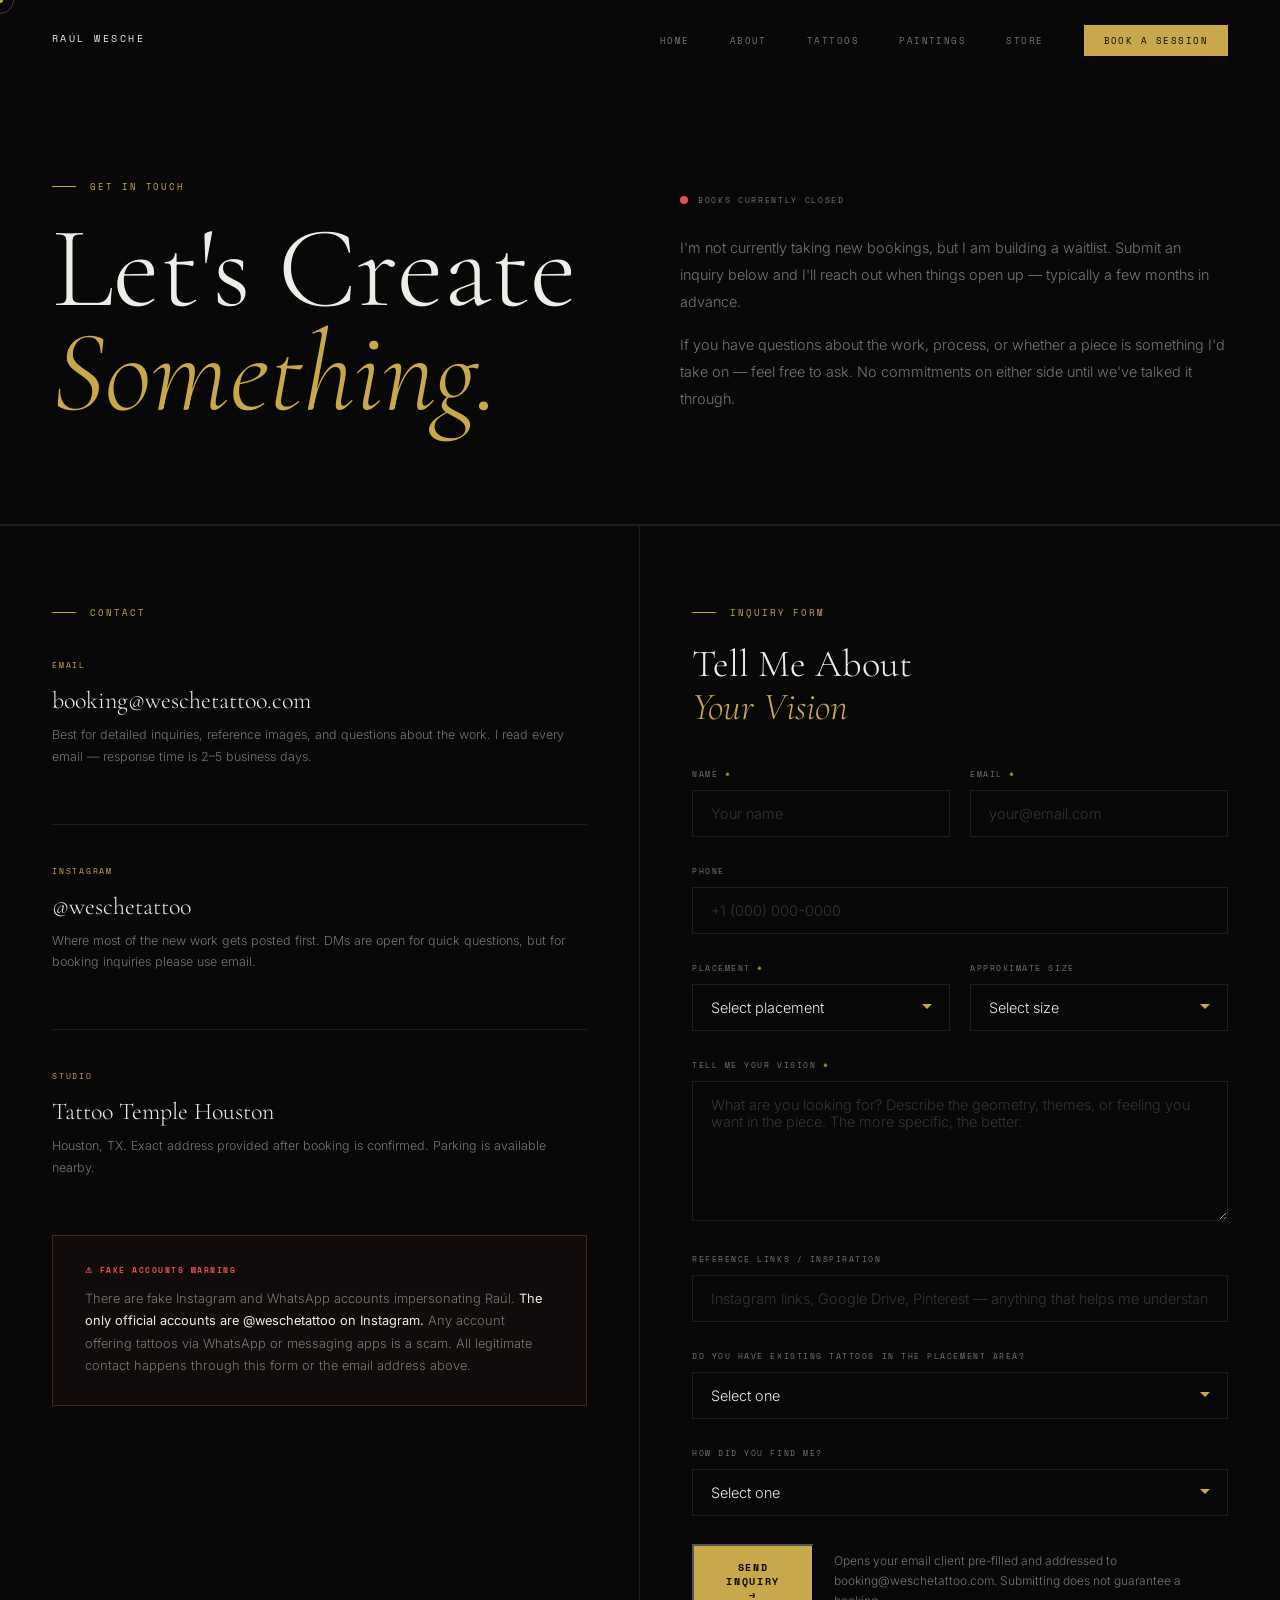
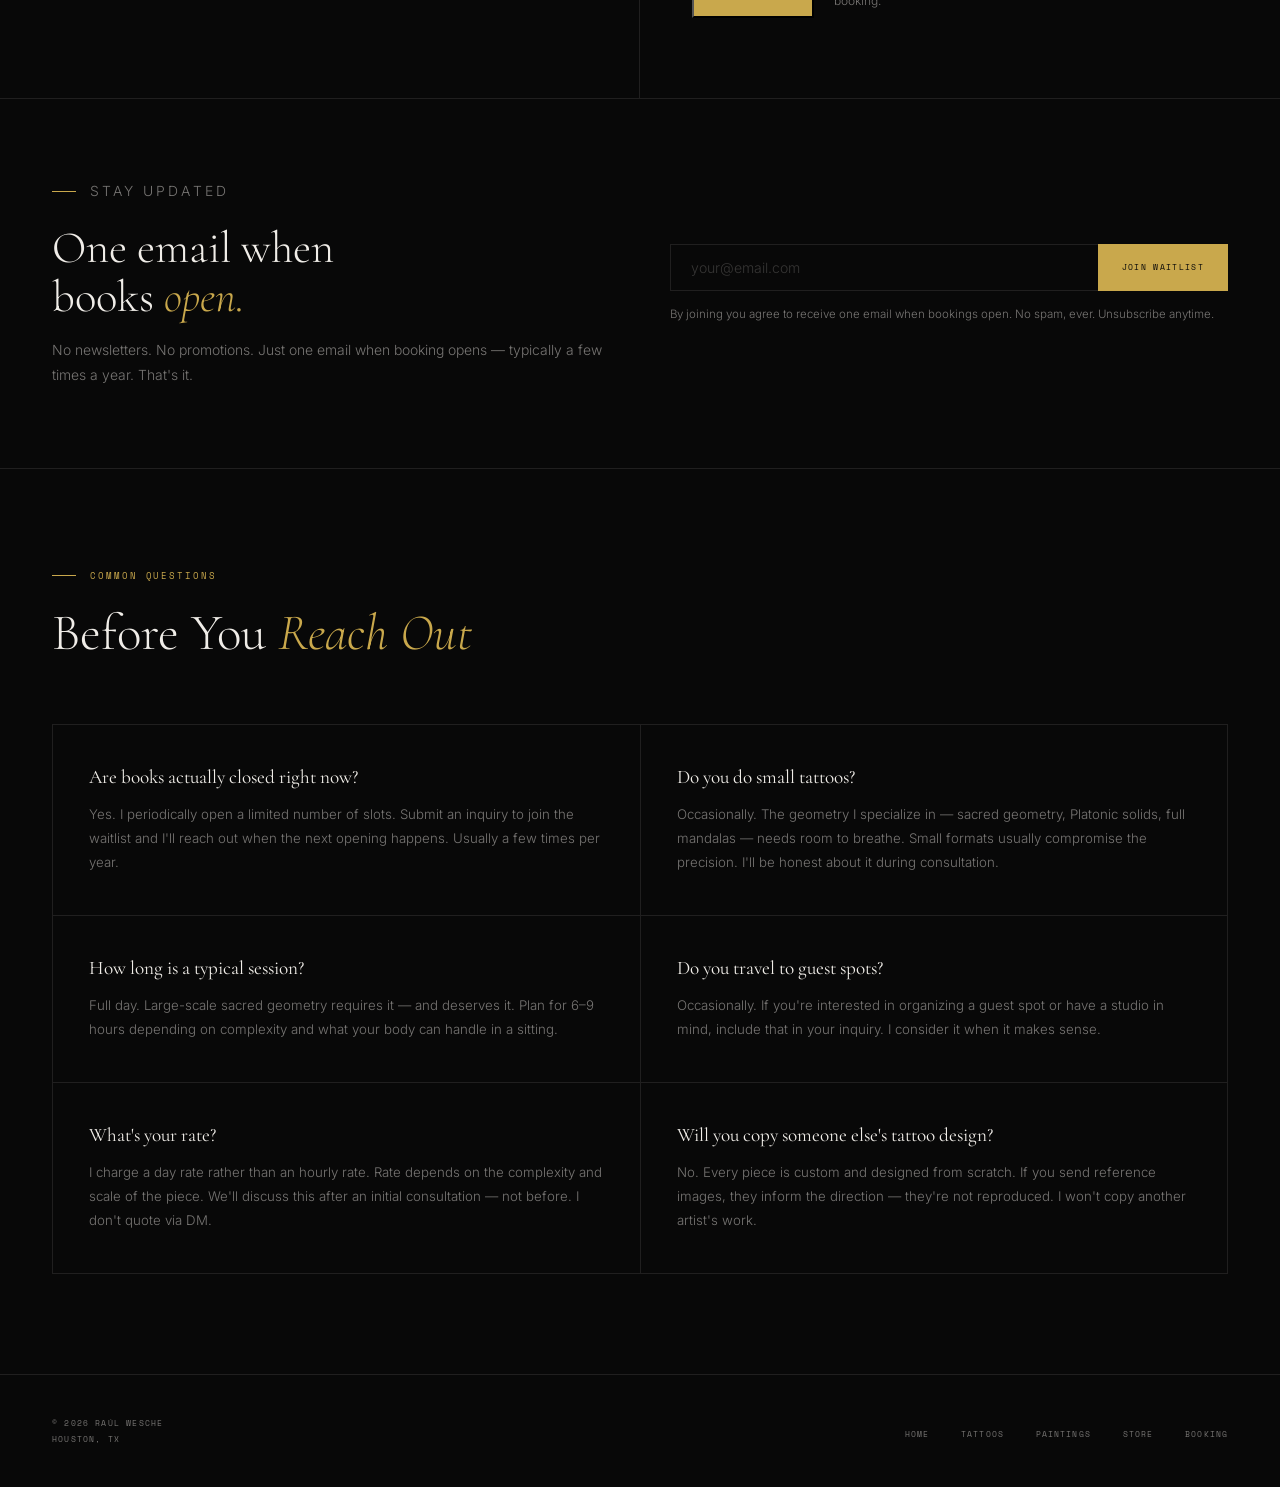
<file: booking.html>
<!DOCTYPE html>
<html lang="en">
<head>
  <meta charset="UTF-8"/>
  <meta name="viewport" content="width=device-width, initial-scale=1.0"/>
  <title>Booking & Inquiries | Raúl Wesche</title>
  <link rel="preconnect" href="https://fonts.googleapis.com"/>
  <link rel="preconnect" href="https://fonts.gstatic.com" crossorigin/>
  <link href="https://fonts.googleapis.com/css2?family=Cormorant+Garamond:ital,wght@0,300;0,400;0,600;0,700;1,300;1,400;1,600;1,700&family=Space+Mono:wght@400;700&family=Inter:wght@300;400&display=swap" rel="stylesheet"/>
  <link rel="stylesheet" href="style.css"/>
  <style>
    /* ─── BOOKING PAGE ─── */

    /* Large typographic hero */
    .booking-hero {
      padding: 180px 52px 100px;
      border-bottom: 1px solid var(--border);
      position: relative;
    }
    .booking-hero-inner {
      display: grid; grid-template-columns: 1fr 1fr;
      gap: 80px; align-items: flex-end;
    }
    .booking-hero h1 {
      font-family: 'Cormorant Garamond', serif;
      font-size: clamp(56px, 9vw, 130px);
      font-weight: 300; line-height: 0.9; color: var(--paper);
    }
    .booking-hero h1 em { font-style: italic; color: var(--gold); }
    .booking-hero-right {
      padding-bottom: 12px;
    }
    .booking-hero-right p {
      font-family: 'Inter', sans-serif;
      font-size: 0.9rem; font-weight: 300; line-height: 1.88; color: var(--dim);
    }
    .booking-hero-right p + p { margin-top: 16px; }

    /* Status badge */
    .booking-status {
      display: inline-flex; align-items: center; gap: 10px;
      margin-bottom: 28px;
    }
    .status-dot {
      width: 8px; height: 8px; border-radius: 50%;
      background: #e05555;
      box-shadow: 0 0 0 0 rgba(224,85,85,0.4);
      animation: pulse 2s infinite;
    }
    @keyframes pulse {
      0% { box-shadow: 0 0 0 0 rgba(224,85,85,0.4); }
      70% { box-shadow: 0 0 0 8px rgba(224,85,85,0); }
      100% { box-shadow: 0 0 0 0 rgba(224,85,85,0); }
    }
    .status-text {
      font-family: 'Space Mono', monospace;
      font-size: 0.52rem; letter-spacing: 0.2em; text-transform: uppercase; color: var(--dim);
    }

    /* Main layout */
    .booking-main {
      display: grid; grid-template-columns: 1fr 1fr;
      border-top: 1px solid var(--border);
    }

    /* Left — contact & info */
    .booking-info {
      padding: 80px 52px;
      border-right: 1px solid var(--border);
    }
    .contact-block { margin-bottom: 56px; }
    .contact-block:last-child { margin-bottom: 0; }
    .contact-block-label {
      font-family: 'Space Mono', monospace;
      font-size: 0.5rem; letter-spacing: 0.22em; text-transform: uppercase;
      color: var(--gold); margin-bottom: 16px;
    }
    .contact-block-value {
      font-family: 'Cormorant Garamond', serif;
      font-size: 1.5rem; font-weight: 300; color: var(--paper); line-height: 1.2;
      text-decoration: none; display: block;
      transition: color .2s;
    }
    a.contact-block-value:hover { color: var(--gold); }
    .contact-block-note {
      font-family: 'Inter', sans-serif;
      font-size: 0.78rem; font-weight: 300; line-height: 1.75; color: var(--dim);
      margin-top: 8px;
    }
    .booking-divider {
      height: 1px; background: var(--border); margin: 40px 0;
    }

    /* Warning block */
    .fake-accounts-warning {
      border: 1px solid rgba(224,85,85,0.3);
      padding: 28px 32px; margin-top: 40px;
      background: rgba(224,85,85,0.04);
    }
    .fake-accounts-warning h3 {
      font-family: 'Space Mono', monospace;
      font-size: 0.52rem; letter-spacing: 0.18em; text-transform: uppercase;
      color: #e05555; margin-bottom: 12px;
    }
    .fake-accounts-warning p {
      font-family: 'Inter', sans-serif;
      font-size: 0.8rem; font-weight: 300; line-height: 1.75; color: var(--dim);
    }
    .fake-accounts-warning p strong { color: var(--paper); font-weight: 400; }

    /* Right — form */
    .booking-form-wrap {
      padding: 80px 52px;
    }
    .booking-form-wrap h2 {
      font-family: 'Cormorant Garamond', serif;
      font-size: clamp(28px, 3vw, 40px); font-weight: 300; color: var(--paper);
      margin-bottom: 40px; line-height: 1.1;
    }
    .booking-form-wrap h2 em { font-style: italic; color: var(--gold); }
    .form-group { margin-bottom: 28px; }
    .form-label {
      display: block;
      font-family: 'Space Mono', monospace;
      font-size: 0.48rem; letter-spacing: 0.2em; text-transform: uppercase;
      color: var(--dim); margin-bottom: 10px;
    }
    .form-label span { color: var(--gold); }
    .form-input, .form-select, .form-textarea {
      width: 100%;
      background: transparent;
      border: 1px solid var(--border);
      color: var(--paper);
      font-family: 'Inter', sans-serif;
      font-size: 0.9rem; font-weight: 300;
      padding: 14px 18px;
      outline: none;
      transition: border-color .2s;
      appearance: none;
    }
    .form-input::placeholder, .form-textarea::placeholder {
      color: rgba(240,237,232,0.2);
    }
    .form-input:focus, .form-select:focus, .form-textarea:focus {
      border-color: rgba(201,168,76,0.5);
    }
    .form-textarea {
      min-height: 140px; resize: vertical;
    }
    .form-select {
      background-image: url("data:image/svg+xml,%3Csvg xmlns='http://www.w3.org/2000/svg' width='12' height='12' viewBox='0 0 12 12'%3E%3Cpath fill='%23c9a84c' d='M6 8L1 3h10z'/%3E%3C/svg%3E");
      background-repeat: no-repeat;
      background-position: right 16px center;
      cursor: pointer;
    }
    .form-select option { background: #0e0e0e; }
    .form-row { display: grid; grid-template-columns: 1fr 1fr; gap: 20px; }
    .form-submit-row {
      display: flex; align-items: center; gap: 20px; margin-top: 8px;
    }
    .form-note {
      font-family: 'Inter', sans-serif;
      font-size: 0.75rem; font-weight: 300; line-height: 1.65; color: var(--dim);
    }

    /* Newsletter signup */
    .newsletter-section {
      border-top: 1px solid var(--border);
      padding: 80px 52px;
      display: grid; grid-template-columns: 1fr 1fr;
      gap: 60px; align-items: center;
    }
    .newsletter-text h2 {
      font-family: 'Cormorant Garamond', serif;
      font-size: clamp(28px, 3.5vw, 46px); font-weight: 300; color: var(--paper);
      line-height: 1.1; margin-bottom: 16px;
    }
    .newsletter-text h2 em { font-style: italic; color: var(--gold); }
    .newsletter-text p {
      font-family: 'Inter', sans-serif;
      font-size: 0.87rem; font-weight: 300; line-height: 1.8; color: var(--dim);
    }
    .newsletter-form { display: flex; gap: 0; }
    .newsletter-input {
      flex: 1;
      background: transparent; border: 1px solid var(--border);
      border-right: none;
      color: var(--paper);
      font-family: 'Inter', sans-serif; font-size: 0.88rem; font-weight: 300;
      padding: 14px 20px; outline: none;
      transition: border-color .2s;
    }
    .newsletter-input::placeholder { color: rgba(240,237,232,0.2); }
    .newsletter-input:focus { border-color: rgba(201,168,76,0.4); }
    .newsletter-btn {
      font-family: 'Space Mono', monospace;
      font-size: 0.52rem; letter-spacing: 0.16em; text-transform: uppercase;
      background: var(--gold); color: var(--black);
      border: none; padding: 14px 24px; cursor: pointer;
      transition: background .2s; white-space: nowrap;
    }
    .newsletter-btn:hover { background: var(--paper); }
    .newsletter-fine {
      margin-top: 14px;
      font-family: 'Inter', sans-serif;
      font-size: 0.72rem; font-weight: 300; color: var(--dim); line-height: 1.65;
    }

    /* FAQ section */
    .faq-section {
      border-top: 1px solid var(--border);
      padding: 100px 52px;
    }
    .faq-header {
      display: flex; justify-content: space-between; align-items: baseline;
      margin-bottom: 60px;
    }
    .faq-grid { display: grid; grid-template-columns: 1fr 1fr; gap: 0; border-top: 1px solid var(--border); border-left: 1px solid var(--border); }
    .faq-item {
      padding: 40px 36px;
      border-right: 1px solid var(--border);
      border-bottom: 1px solid var(--border);
    }
    .faq-q {
      font-family: 'Cormorant Garamond', serif;
      font-size: 1.2rem; font-weight: 400; color: var(--paper); margin-bottom: 14px;
    }
    .faq-a {
      font-family: 'Inter', sans-serif;
      font-size: 0.83rem; font-weight: 300; line-height: 1.8; color: var(--dim);
    }

    @media (max-width: 1024px) {
      .booking-hero { padding: 140px 28px 72px; }
      .booking-hero-inner { grid-template-columns: 1fr; gap: 40px; }
      .booking-main { grid-template-columns: 1fr; }
      .booking-info { border-right: none; border-bottom: 1px solid var(--border); padding: 72px 28px; }
      .booking-form-wrap { padding: 72px 28px; }
      .form-row { grid-template-columns: 1fr; }
      .newsletter-section { grid-template-columns: 1fr; padding: 72px 28px; gap: 40px; }
      .faq-section { padding: 72px 28px; }
      .faq-grid { grid-template-columns: 1fr; }
    }
  </style>
</head>
<body>
  <div class="cursor" id="cursor"></div>
  <div class="cursor-ring" id="ring"></div>

  <nav id="nav">
    <a href="index.html" class="nav-logo">Raúl Wesche</a>
    <ul class="nav-links">
      <li><a href="index.html">Home</a></li>
      <li><a href="about.html">About</a></li>
      <li><a href="tattoos.html">Tattoos</a></li>
      <li><a href="paintings.html">Paintings</a></li>
      <li><a href="store.html">Store</a></li>
      <li><a href="booking.html" class="nav-book active" style="color:var(--black)!important">Book a Session</a></li>
    </ul>
  </nav>

  <!-- HERO -->
  <div class="booking-hero">
    <div class="booking-hero-inner">
      <div>
        <p class="label reveal" style="margin-bottom:24px">Get in Touch</p>
        <h1 class="reveal d1">Let's Create<br><em>Something.</em></h1>
      </div>
      <div class="booking-hero-right reveal d2">
        <div class="booking-status">
          <span class="status-dot"></span>
          <span class="status-text">Books Currently Closed</span>
        </div>
        <p>I'm not currently taking new bookings, but I am building a waitlist. Submit an inquiry below and I'll reach out when things open up — typically a few months in advance.</p>
        <p>If you have questions about the work, process, or whether a piece is something I'd take on — feel free to ask. No commitments on either side until we've talked it through.</p>
      </div>
    </div>
  </div>

  <!-- MAIN: INFO + FORM -->
  <div class="booking-main">
    <!-- LEFT: Contact info -->
    <div class="booking-info">
      <p class="label reveal" style="margin-bottom:40px">Contact</p>

      <div class="contact-block reveal d1">
        <p class="contact-block-label">Email</p>
        <a href="mailto:booking@weschetattoo.com" class="contact-block-value">booking@weschetattoo.com</a>
        <p class="contact-block-note">Best for detailed inquiries, reference images, and questions about the work. I read every email — response time is 2–5 business days.</p>
      </div>

      <div class="booking-divider"></div>

      <div class="contact-block reveal d2">
        <p class="contact-block-label">Instagram</p>
        <a href="https://instagram.com/weschetattoo" target="_blank" class="contact-block-value">@weschetattoo</a>
        <p class="contact-block-note">Where most of the new work gets posted first. DMs are open for quick questions, but for booking inquiries please use email.</p>
      </div>

      <div class="booking-divider"></div>

      <div class="contact-block reveal d3">
        <p class="contact-block-label">Studio</p>
        <p class="contact-block-value" style="cursor:default">Tattoo Temple Houston</p>
        <p class="contact-block-note">Houston, TX. Exact address provided after booking is confirmed. Parking is available nearby.</p>
      </div>

      <div class="fake-accounts-warning reveal d3">
        <h3>⚠ Fake Accounts Warning</h3>
        <p>There are fake Instagram and WhatsApp accounts impersonating Raúl. <strong>The only official accounts are @weschetattoo on Instagram.</strong> Any account offering tattoos via WhatsApp or messaging apps is a scam. All legitimate contact happens through this form or the email address above.</p>
      </div>
    </div>

    <!-- RIGHT: Form -->
    <div class="booking-form-wrap">
      <p class="label reveal" style="margin-bottom:24px">Inquiry Form</p>
      <h2 class="reveal d1">Tell Me About<br><em>Your Vision</em></h2>
      <form class="reveal d2" id="bookingForm" onsubmit="handleSubmit(event)">
        <div class="form-row">
          <div class="form-group">
            <label class="form-label">Name <span>*</span></label>
            <input id="name" type="text" class="form-input" placeholder="Your name" required/>
          </div>
          <div class="form-group">
            <label class="form-label">Email <span>*</span></label>
            <input id="email" type="email" class="form-input" placeholder="your@email.com" required/>
          </div>
        </div>

        <div class="form-group">
          <label class="form-label">Phone</label>
          <input id="phone" type="tel" class="form-input" placeholder="+1 (000) 000-0000"/>
        </div>

        <div class="form-row">
          <div class="form-group">
            <label class="form-label">Placement <span>*</span></label>
            <select id="placement" class="form-select" required>
              <option value="" disabled selected>Select placement</option>
              <option>Full Sleeve (Arm)</option>
              <option>Half Sleeve</option>
              <option>Back Piece</option>
              <option>Chest Panel</option>
              <option>Leg Piece</option>
              <option>Other / Multiple</option>
            </select>
          </div>
          <div class="form-group">
            <label class="form-label">Approximate Size</label>
            <select id="size" class="form-select">
              <option value="" disabled selected>Select size</option>
              <option>Small (under 6")</option>
              <option>Medium (6–10")</option>
              <option>Large (10–18")</option>
              <option>Full Scale (sleeve/back)</option>
            </select>
          </div>
        </div>

        <div class="form-group">
          <label class="form-label">Tell Me Your Vision <span>*</span></label>
          <textarea id="vision" class="form-textarea" placeholder="What are you looking for? Describe the geometry, themes, or feeling you want in the piece. The more specific, the better." required></textarea>
        </div>

        <div class="form-group">
          <label class="form-label">Reference Links / Inspiration</label>
          <input id="references" type="text" class="form-input" placeholder="Instagram links, Google Drive, Pinterest — anything that helps me understand the vision"/>
        </div>

        <div class="form-group">
          <label class="form-label">Do you have existing tattoos in the placement area?</label>
          <select id="existing" class="form-select">
            <option value="" disabled selected>Select one</option>
            <option>No — clean skin</option>
            <option>Yes — continuation / extension of existing work</option>
            <option>Yes — cover-up needed</option>
            <option>Yes — standalone new piece</option>
          </select>
        </div>

        <div class="form-group">
          <label class="form-label">How did you find me?</label>
          <select id="referral" class="form-select">
            <option value="" disabled selected>Select one</option>
            <option>Instagram</option>
            <option>Referred by someone</option>
            <option>Google search</option>
            <option>Saw the work in person</option>
            <option>Other</option>
          </select>
        </div>

        <div class="form-submit-row">
          <button type="submit" class="btn-gold">Send Inquiry →</button>
          <p class="form-note">Opens your email client pre-filled and addressed to booking@weschetattoo.com. Submitting does not guarantee a booking.</p>
        </div>
      </form>

      <!-- Success state (hidden) -->
      <div id="form-success" style="display:none;padding:40px 0">
        <div style="font-family:'Cormorant Garamond',serif;font-size:2.5rem;font-weight:300;color:var(--gold);margin-bottom:16px">✓</div>
        <h3 style="font-family:'Cormorant Garamond',serif;font-size:1.8rem;font-weight:300;color:var(--paper);margin-bottom:16px">Inquiry Received</h3>
        <p style="font-family:'Inter',sans-serif;font-size:0.88rem;font-weight:300;line-height:1.8;color:var(--dim)">I'll get back to you within 2–5 business days. In the meantime, feel free to look through the portfolio or browse the store.</p>
        <div style="display:flex;gap:16px;margin-top:28px;flex-wrap:wrap">
          <a href="tattoos.html" class="btn-gold">See the Work →</a>
          <a href="store.html" class="btn-outline">Visit the Store →</a>
        </div>
      </div>
    </div>
  </div>

  <!-- NEWSLETTER -->
  <div class="newsletter-section">
    <div class="newsletter-text">
      <p class="label reveal" style="margin-bottom:20px">Stay Updated</p>
      <h2 class="reveal d1">One email when<br>books <em>open.</em></h2>
      <p class="reveal d2">No newsletters. No promotions. Just one email when booking opens — typically a few times a year. That's it.</p>
    </div>
    <div class="reveal d2">
      <form id="nl-form" style="display:contents" onsubmit="handleNewsletter(event)">
        <div class="newsletter-form">
          <input id="nl-email" type="email" class="newsletter-input" placeholder="your@email.com" required/>
          <button class="newsletter-btn" type="submit">Join Waitlist</button>
        </div>
      </form>
      <p id="nl-msg" style="opacity:0;font-family:'Space Mono',monospace;font-size:0.5rem;letter-spacing:0.14em;text-transform:uppercase;color:var(--gold);margin-top:12px;transition:opacity .3s"></p>
      <p class="newsletter-fine">By joining you agree to receive one email when bookings open. No spam, ever. Unsubscribe anytime.</p>
    </div>
  </div>

  <!-- FAQ -->
  <div class="faq-section">
    <div class="faq-header">
      <div>
        <p class="label reveal">Common Questions</p>
        <h2 class="h-section reveal d1" style="margin-top:20px">Before You <em>Reach Out</em></h2>
      </div>
    </div>
    <div class="faq-grid">
      <div class="faq-item reveal">
        <p class="faq-q">Are books actually closed right now?</p>
        <p class="faq-a">Yes. I periodically open a limited number of slots. Submit an inquiry to join the waitlist and I'll reach out when the next opening happens. Usually a few times per year.</p>
      </div>
      <div class="faq-item reveal d1">
        <p class="faq-q">Do you do small tattoos?</p>
        <p class="faq-a">Occasionally. The geometry I specialize in — sacred geometry, Platonic solids, full mandalas — needs room to breathe. Small formats usually compromise the precision. I'll be honest about it during consultation.</p>
      </div>
      <div class="faq-item reveal d2">
        <p class="faq-q">How long is a typical session?</p>
        <p class="faq-a">Full day. Large-scale sacred geometry requires it — and deserves it. Plan for 6–9 hours depending on complexity and what your body can handle in a sitting.</p>
      </div>
      <div class="faq-item reveal d3">
        <p class="faq-q">Do you travel to guest spots?</p>
        <p class="faq-a">Occasionally. If you're interested in organizing a guest spot or have a studio in mind, include that in your inquiry. I consider it when it makes sense.</p>
      </div>
      <div class="faq-item reveal d1">
        <p class="faq-q">What's your rate?</p>
        <p class="faq-a">I charge a day rate rather than an hourly rate. Rate depends on the complexity and scale of the piece. We'll discuss this after an initial consultation — not before. I don't quote via DM.</p>
      </div>
      <div class="faq-item reveal d2">
        <p class="faq-q">Will you copy someone else's tattoo design?</p>
        <p class="faq-a">No. Every piece is custom and designed from scratch. If you send reference images, they inform the direction — they're not reproduced. I won't copy another artist's work.</p>
      </div>
    </div>
  </div>

  <footer>
    <div class="footer-left"><p>© 2026 Raúl Wesche</p><p>Houston, TX</p></div>
    <ul class="footer-links">
      <li><a href="index.html">Home</a></li>
      <li><a href="tattoos.html">Tattoos</a></li>
      <li><a href="paintings.html">Paintings</a></li>
      <li><a href="store.html">Store</a></li>
      <li><a href="booking.html">Booking</a></li>
    </ul>
  </footer>

  <script>
    const cur=document.getElementById('cursor'),ring=document.getElementById('ring');
    let mx=0,my=0,rx=0,ry=0;
    document.addEventListener('mousemove',e=>{mx=e.clientX;my=e.clientY;});
    (function a(){cur.style.left=mx+'px';cur.style.top=my+'px';rx+=(mx-rx)*0.1;ry+=(my-ry)*0.1;ring.style.left=rx+'px';ring.style.top=ry+'px';requestAnimationFrame(a);})();
    document.querySelectorAll('a,button').forEach(el=>{el.addEventListener('mouseenter',()=>{cur.style.width='14px';cur.style.height='14px';ring.style.width='44px';ring.style.height='44px';});el.addEventListener('mouseleave',()=>{cur.style.width='6px';cur.style.height='6px';ring.style.width='28px';ring.style.height='28px';});});
    const nav=document.getElementById('nav');
    window.addEventListener('scroll',()=>nav.classList.toggle('scrolled',window.scrollY>60));
    const io=new IntersectionObserver(es=>es.forEach(e=>{if(e.isIntersecting){e.target.classList.add('in');io.unobserve(e.target);}}),{threshold:0.1});
    document.querySelectorAll('.reveal').forEach(el=>io.observe(el));

    function handleSubmit(e) {
      e.preventDefault();
      const name       = document.getElementById('name').value;
      const email      = document.getElementById('email').value;
      const phone      = document.getElementById('phone').value || '—';
      const placement  = document.getElementById('placement').value;
      const size       = document.getElementById('size').value || '—';
      const vision     = document.getElementById('vision').value;
      const references = document.getElementById('references').value || '—';
      const existing   = document.getElementById('existing').value || '—';
      const referral   = document.getElementById('referral').value || '—';

      const body = [
        `Name: ${name}`,
        `Email: ${email}`,
        `Phone: ${phone}`,
        `Placement: ${placement}`,
        `Approximate Size: ${size}`,
        ``,
        `Vision:`,
        vision,
        ``,
        `References: ${references}`,
        `Existing tattoos in area: ${existing}`,
        `How they found me: ${referral}`,
      ].join('\n');

      window.location.href =
        `mailto:booking@weschetattoo.com?subject=${encodeURIComponent('Tattoo Inquiry - ' + name)}&body=${encodeURIComponent(body)}`;

      // Show success state after a short delay so the mailto has time to open
      setTimeout(() => {
        document.getElementById('bookingForm').style.display = 'none';
        document.getElementById('form-success').style.display = 'block';
        window.scrollTo({ top: document.querySelector('.booking-form-wrap').offsetTop - 100, behavior: 'smooth' });
      }, 400);
    }

    function handleNewsletter(e) {
      e.preventDefault();
      const email = document.getElementById('nl-email').value;
      const msg   = document.getElementById('nl-msg');
      msg.textContent = 'Subscribing…';
      msg.style.opacity = '1';
      fetch('https://fn.bayouwebstudio.com/newsletter', {
        method: 'POST',
        headers: { 'Content-Type': 'application/json' },
        body: JSON.stringify({ email })
      })
      .then(r => r.json())
      .then(data => {
        msg.textContent = data.ok ? "You're in." : (data.error || 'Something went wrong. Try again.');
        if (data.ok) document.getElementById('nl-form').reset();
      })
      .catch(() => { msg.textContent = 'Something went wrong. Try again.'; });
    }
  </script>
</body>
</html>
</file>
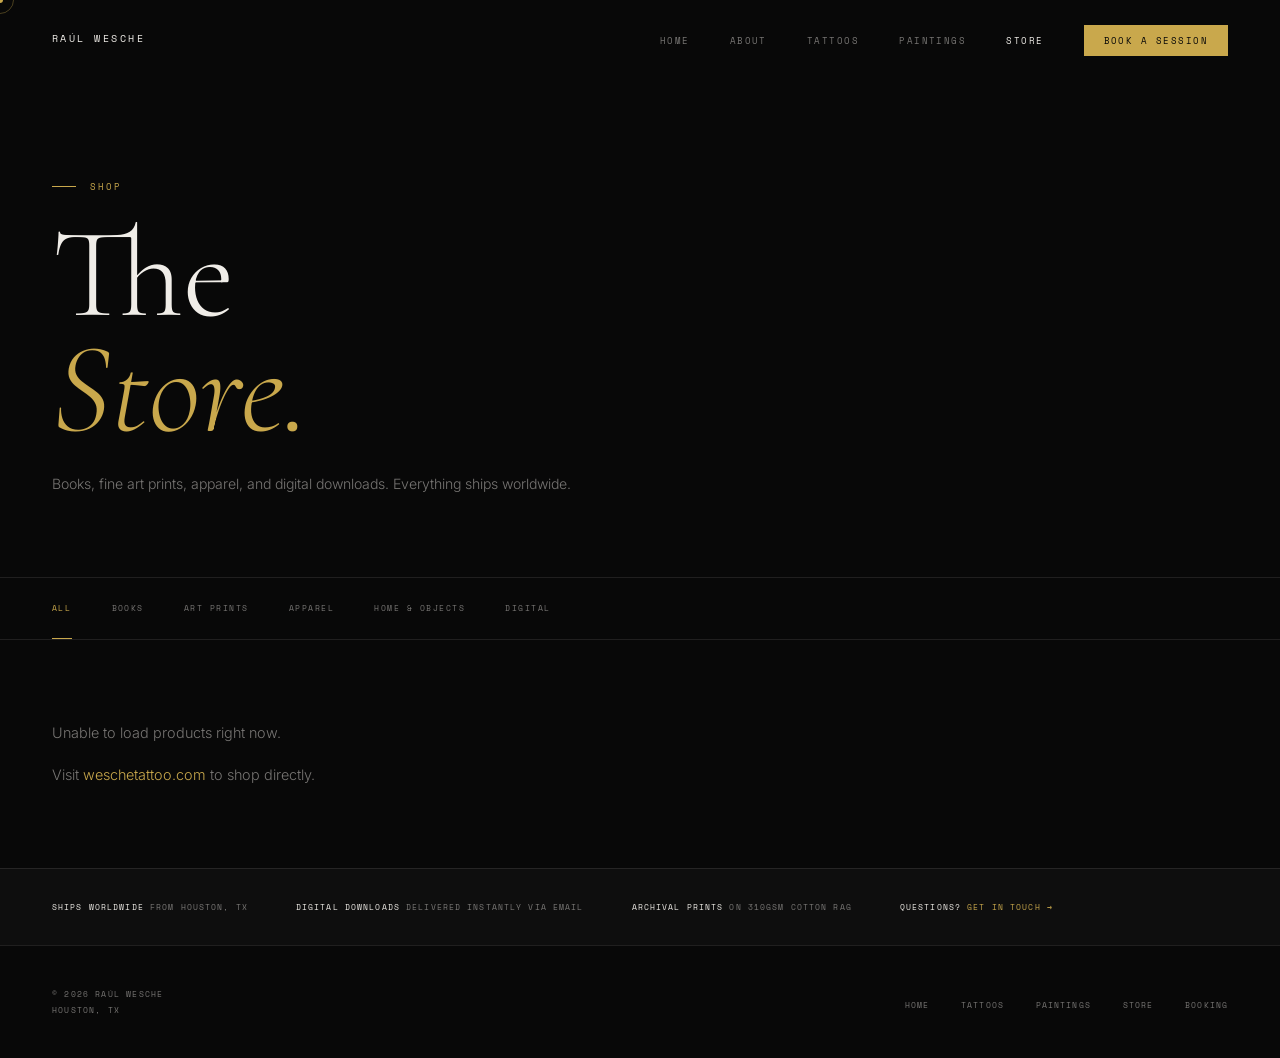
<file: store.html>
<!DOCTYPE html>
<html lang="en">
<head>
  <meta charset="UTF-8"/>
  <meta name="viewport" content="width=device-width, initial-scale=1.0"/>
  <title>Store | Raúl Wesche — Books, Prints & Apparel</title>
  <link rel="preconnect" href="https://fonts.googleapis.com"/>
  <link rel="preconnect" href="https://fonts.gstatic.com" crossorigin/>
  <link href="https://fonts.googleapis.com/css2?family=Cormorant+Garamond:ital,wght@0,300;0,400;0,600;0,700;1,300;1,400;1,600;1,700&family=Space+Mono:wght@400;700&family=Inter:wght@300;400&display=swap" rel="stylesheet"/>
  <link rel="stylesheet" href="style.css"/>
  <style>
    /* ─── STORE PAGE ─── */

    .store-hero {
      padding: 180px 52px 80px;
      border-bottom: 1px solid var(--border);
      display: flex; flex-direction: column; gap: 24px;
    }
    .store-hero h1 {
      font-family: 'Cormorant Garamond', serif;
      font-size: clamp(64px, 10vw, 140px);
      font-weight: 300; line-height: 0.9; color: var(--paper);
    }
    .store-hero h1 em { font-style: italic; color: var(--gold); }
    .store-hero-sub {
      font-family: 'Inter', sans-serif;
      font-size: 0.88rem; font-weight: 300; color: var(--dim); line-height: 1.8;
      max-width: 520px;
    }

    /* Filter tabs */
    .store-filters {
      border-bottom: 1px solid var(--border);
      padding: 0 52px;
      display: flex; gap: 0; overflow-x: auto; scrollbar-width: none;
      position: sticky; top: 64px; background: var(--black); z-index: 10;
    }
    .store-filters::-webkit-scrollbar { display: none; }
    .filter-tab {
      font-family: 'Space Mono', monospace;
      font-size: 0.52rem; letter-spacing: 0.18em; text-transform: uppercase;
      color: var(--dim); padding: 24px 0; margin-right: 40px;
      border-bottom: 1px solid transparent; border-top: none; border-left: none; border-right: none;
      cursor: pointer; transition: color .2s, border-color .2s;
      white-space: nowrap; background: none;
    }
    .filter-tab:hover { color: var(--paper); }
    .filter-tab.active { color: var(--gold); border-bottom-color: var(--gold); }

    /* Section wrapper */
    .store-section {
      border-top: 1px solid var(--border);
    }
    .store-section-header {
      padding: 64px 52px 40px;
      display: flex; justify-content: space-between; align-items: baseline;
    }
    .section-count-badge {
      font-family: 'Space Mono', monospace;
      font-size: 0.52rem; letter-spacing: 0.14em; text-transform: uppercase; color: var(--dim);
    }

    /* Product grid */
    .product-grid {
      display: grid; grid-template-columns: repeat(3, 1fr);
      gap: 0; border-top: 1px solid var(--border); border-left: 1px solid var(--border);
    }
    .product-grid-4 { grid-template-columns: repeat(4, 1fr); }

    .product-card {
      border-right: 1px solid var(--border); border-bottom: 1px solid var(--border);
      display: flex; flex-direction: column;
      text-decoration: none; color: inherit;
      transition: background .2s;
    }
    .product-card:hover { background: var(--ink); }
    .product-card:hover .product-img img { transform: scale(1.04); }

    .product-img {
      aspect-ratio: 1; overflow: hidden; background: var(--ink); position: relative;
    }
    .product-img img {
      width: 100%; height: 100%; object-fit: cover;
      transition: transform 0.5s ease;
    }
    /* Placeholder while loading */
    .product-img-placeholder {
      width: 100%; height: 100%;
      display: flex; align-items: center; justify-content: center;
      font-family: 'Cormorant Garamond', serif;
      font-size: 3rem; color: var(--gold); opacity: 0.3;
    }

    .product-info {
      padding: 24px 28px 32px;
      display: flex; flex-direction: column; gap: 8px;
      flex: 1;
    }
    .product-category {
      font-family: 'Space Mono', monospace;
      font-size: 0.46rem; letter-spacing: 0.16em; text-transform: uppercase; color: var(--gold);
    }
    .product-name {
      font-family: 'Cormorant Garamond', serif;
      font-size: 1.2rem; font-weight: 300; color: var(--paper); line-height: 1.25;
    }
    .product-footer {
      display: flex; align-items: center; justify-content: space-between;
      margin-top: auto; padding-top: 16px;
    }
    .product-price {
      font-family: 'Cormorant Garamond', serif;
      font-size: 1.3rem; font-weight: 400; color: var(--paper);
    }
    .product-arrow {
      font-family: 'Space Mono', monospace;
      font-size: 0.47rem; letter-spacing: 0.15em; text-transform: uppercase;
      color: var(--gold); opacity: 0; transition: opacity .2s;
    }
    .product-card:hover .product-arrow { opacity: 1; }

    /* Loading skeleton */
    .skeleton-grid {
      display: grid; grid-template-columns: repeat(3, 1fr);
      gap: 0; border-top: 1px solid var(--border); border-left: 1px solid var(--border);
      padding: 0 0 2px;
    }
    .skeleton-card {
      border-right: 1px solid var(--border); border-bottom: 1px solid var(--border);
    }
    .skeleton-img {
      aspect-ratio: 1; background: var(--ink);
      animation: shimmer 1.4s infinite;
    }
    .skeleton-info { padding: 24px 28px; display: flex; flex-direction: column; gap: 12px; }
    .skeleton-line {
      height: 8px; background: var(--border); border-radius: 2px;
      animation: shimmer 1.4s infinite;
    }
    .skeleton-line.short { width: 40%; }
    .skeleton-line.med { width: 70%; }
    @keyframes shimmer {
      0% { opacity: 0.4; } 50% { opacity: 0.8; } 100% { opacity: 0.4; }
    }

    /* Error state */
    .store-error {
      padding: 80px 52px;
      font-family: 'Inter', sans-serif;
      font-size: 0.9rem; font-weight: 300; color: var(--dim); line-height: 1.8;
    }
    .store-error a { color: var(--gold); text-decoration: none; }

    /* Shipping notice */
    .store-notice {
      border-top: 1px solid var(--border);
      padding: 32px 52px;
      display: flex; align-items: center; gap: 48px; flex-wrap: wrap;
      background: var(--ink);
    }
    .store-notice p {
      font-family: 'Space Mono', monospace;
      font-size: 0.5rem; letter-spacing: 0.14em; text-transform: uppercase; color: var(--dim);
    }
    .store-notice p strong { color: var(--paper); font-weight: 400; }

    @media (max-width: 1024px) {
      .store-hero { padding: 140px 28px 60px; }
      .store-filters { padding: 0 28px; }
      .store-section-header { padding: 52px 28px 32px; }
      .product-grid, .product-grid-4 { grid-template-columns: repeat(2, 1fr); }
      .skeleton-grid { grid-template-columns: repeat(2, 1fr); }
      .store-notice { padding: 32px 28px; gap: 20px; flex-direction: column; align-items: flex-start; }
    }
    @media (max-width: 600px) {
      .product-grid, .product-grid-4 { grid-template-columns: 1fr; }
      .skeleton-grid { grid-template-columns: 1fr; }
    }
  </style>
</head>
<body>
  <div class="cursor" id="cursor"></div>
  <div class="cursor-ring" id="ring"></div>

  <nav id="nav">
    <a href="index.html" class="nav-logo">Raúl Wesche</a>
    <ul class="nav-links">
      <li><a href="index.html">Home</a></li>
      <li><a href="about.html">About</a></li>
      <li><a href="tattoos.html">Tattoos</a></li>
      <li><a href="paintings.html">Paintings</a></li>
      <li><a href="store.html" class="active">Store</a></li>
      <li><a href="booking.html" class="nav-book">Book a Session</a></li>
    </ul>
  </nav>

  <!-- HERO -->
  <div class="store-hero">
    <p class="label reveal">Shop</p>
    <h1 class="reveal d1">The<br><em>Store.</em></h1>
    <p class="store-hero-sub reveal d2">Books, fine art prints, apparel, and digital downloads. Everything ships worldwide.</p>
  </div>

  <!-- FILTER TABS -->
  <div class="store-filters" id="store-filters">
    <button class="filter-tab active" data-section="all">All</button>
    <button class="filter-tab" data-section="books">Books</button>
    <button class="filter-tab" data-section="prints">Art Prints</button>
    <button class="filter-tab" data-section="apparel">Apparel</button>
    <button class="filter-tab" data-section="home">Home &amp; Objects</button>
    <button class="filter-tab" data-section="digital">Digital</button>
  </div>

  <!-- PRODUCTS CONTAINER -->
  <div id="products-container">
    <!-- Loading skeleton -->
    <div class="store-section">
      <div class="store-section-header">
        <div>
          <p class="label" style="margin-bottom:16px">Loading</p>
          <div class="skeleton-line med" style="height:14px;width:180px"></div>
        </div>
      </div>
      <div class="skeleton-grid">
        <div class="skeleton-card"><div class="skeleton-img"></div><div class="skeleton-info"><div class="skeleton-line short"></div><div class="skeleton-line med"></div><div class="skeleton-line short"></div></div></div>
        <div class="skeleton-card"><div class="skeleton-img"></div><div class="skeleton-info"><div class="skeleton-line short"></div><div class="skeleton-line med"></div><div class="skeleton-line short"></div></div></div>
        <div class="skeleton-card"><div class="skeleton-img"></div><div class="skeleton-info"><div class="skeleton-line short"></div><div class="skeleton-line med"></div><div class="skeleton-line short"></div></div></div>
      </div>
    </div>
  </div>

  <!-- SHIPPING NOTICE -->
  <div class="store-notice">
    <p><strong>Ships Worldwide</strong> from Houston, TX</p>
    <p><strong>Digital Downloads</strong> delivered instantly via email</p>
    <p><strong>Archival Prints</strong> on 310gsm cotton rag</p>
    <p><strong>Questions?</strong> <a href="booking.html" style="color:var(--gold);text-decoration:none">Get in touch →</a></p>
  </div>

  <footer>
    <div class="footer-left"><p>© 2026 Raúl Wesche</p><p>Houston, TX</p></div>
    <ul class="footer-links">
      <li><a href="index.html">Home</a></li>
      <li><a href="tattoos.html">Tattoos</a></li>
      <li><a href="paintings.html">Paintings</a></li>
      <li><a href="store.html">Store</a></li>
      <li><a href="booking.html">Booking</a></li>
    </ul>
  </footer>

  <script>
    /* ── CURSOR ── */
    const cur=document.getElementById('cursor'),ring=document.getElementById('ring');
    let mx=0,my=0,rx=0,ry=0;
    document.addEventListener('mousemove',e=>{mx=e.clientX;my=e.clientY;});
    (function a(){cur.style.left=mx+'px';cur.style.top=my+'px';rx+=(mx-rx)*0.1;ry+=(my-ry)*0.1;ring.style.left=rx+'px';ring.style.top=ry+'px';requestAnimationFrame(a);})();
    document.querySelectorAll('a,button').forEach(el=>{el.addEventListener('mouseenter',()=>{cur.style.width='14px';cur.style.height='14px';ring.style.width='44px';ring.style.height='44px';});el.addEventListener('mouseleave',()=>{cur.style.width='6px';cur.style.height='6px';ring.style.width='28px';ring.style.height='28px';});});

    /* ── NAV ── */
    const nav=document.getElementById('nav');
    window.addEventListener('scroll',()=>nav.classList.toggle('scrolled',window.scrollY>60));

    /* ── REVEAL ── */
    const io=new IntersectionObserver(es=>es.forEach(e=>{if(e.isIntersecting){e.target.classList.add('in');io.unobserve(e.target);}}),{threshold:0.1});
    document.querySelectorAll('.reveal').forEach(el=>io.observe(el));

    /* ── STORE DATA ── */
    const SECTIONS = [
      {
        id: 'books', label: 'Books',
        handles: ['weschetattoo-2025-book']
      },
      {
        id: 'prints', label: 'Art Prints',
        handles: [
          'textured-watercolor-matte-posters',
          'cosmic-dodecahedron-art-print',
          'crystalline-consciousness-art-print',
          'merkaba-codex-flower-of-life-print',
          'quantum-garden-mandala-art-print',
          'radiant-icosahedron-art-print'
        ]
      },
      {
        id: 'apparel', label: 'Apparel',
        handles: ['golden-sacred-geometry-t-shirt', 'template3', 'bucket-hat-aop']
      },
      {
        id: 'home', label: 'Home & Objects',
        handles: ['woven-blanket', 'accent-coffee-mug-11-15oz', 'hardcover-journal-matte', 'hardcover-journal-matte-1']
      },
      {
        id: 'digital', label: 'Digital Downloads',
        handles: [
          'patterns-mandalas-brush-set-combo',
          'patterns-book-v2',
          'patterns-brush-set',
          'mandalas-pattern-combo-v2',
          'mandala-brush-set',
          'mandala-book-v2'
        ]
      }
    ];

    const KNOWN_HANDLES = new Set(SECTIONS.flatMap(s => s.handles));

    function formatPrice(variants) {
      if (!variants || !variants.length) return '';
      const prices = variants.map(v => parseFloat(v.price)).filter(p => !isNaN(p));
      if (!prices.length) return '';
      const min = Math.min(...prices);
      const formatted = '$' + min.toFixed(2).replace(/\.00$/, '');
      return formatted;
    }

    function buildCard(product, categoryLabel) {
      const imageUrl = product.featured_image
        ? product.featured_image.src
        : (product.images && product.images[0] ? product.images[0].src : '');
      const price = formatPrice(product.variants);
      const url   = 'https://weschetattoo.com/products/' + product.handle;

      const a = document.createElement('a');
      a.href = url;
      a.target = '_blank';
      a.rel = 'noopener noreferrer';
      a.className = 'product-card';
      a.innerHTML = `
        <div class="product-img">
          ${imageUrl
            ? `<img src="${imageUrl}" alt="${product.title}" loading="lazy"/>`
            : `<div class="product-img-placeholder">◎</div>`
          }
        </div>
        <div class="product-info">
          <p class="product-category">${categoryLabel}</p>
          <p class="product-name">${product.title}</p>
          <div class="product-footer">
            <span class="product-price">${price}</span>
            <span class="product-arrow">Shop →</span>
          </div>
        </div>`;
      return a;
    }

    function renderSections(products) {
      const byHandle = {};
      products.forEach(p => { byHandle[p.handle] = p; });

      const otherProducts = products.filter(p => !KNOWN_HANDLES.has(p.handle));
      const container = document.getElementById('products-container');
      container.innerHTML = '';

      const allSections = [...SECTIONS];
      if (otherProducts.length) {
        allSections.push({ id: 'other', label: 'Other', handles: otherProducts.map(p => p.handle) });
        otherProducts.forEach(p => { byHandle[p.handle] = p; });
      }

      allSections.forEach(section => {
        const sectionProducts = section.handles.map(h => byHandle[h]).filter(Boolean);
        if (!sectionProducts.length) return;

        const cols = sectionProducts.length >= 4 ? 'product-grid-4' : '';

        const wrap = document.createElement('div');
        wrap.className = 'store-section';
        wrap.id = `section-${section.id}`;
        wrap.innerHTML = `
          <div class="store-section-header">
            <div>
              <p class="label" style="margin-bottom:16px">${section.label}</p>
              <h2 class="h-section" style="margin-top:0">${section.label === 'Art Prints' ? '<em>Art Prints</em>' : section.label === 'Digital Downloads' ? 'Digital <em>Downloads</em>' : section.label === 'Home & Objects' ? 'Home &amp; <em>Objects</em>' : `<em>${section.label}</em>`}</h2>
            </div>
            <p class="section-count-badge">${sectionProducts.length} ${sectionProducts.length === 1 ? 'item' : 'items'}</p>
          </div>
          <div class="product-grid ${cols}" id="grid-${section.id}"></div>`;

        container.appendChild(wrap);

        const grid = wrap.querySelector(`#grid-${section.id}`);
        sectionProducts.forEach(p => grid.appendChild(buildCard(p, section.label)));

        // Wire up reveal on newly added cards
        grid.querySelectorAll('.product-card').forEach(el => io.observe(el));
      });
    }

    async function loadProducts() {
      try {
        const res = await fetch('https://all-sacred.myshopify.com/products.json?limit=50', {
          headers: { 'Accept': 'application/json' }
        });
        if (!res.ok) throw new Error('HTTP ' + res.status);
        const data = await res.json();
        const products = (data.products || []).filter(p => p.published_at !== null);
        renderSections(products);
      } catch (err) {
        console.error('Store load failed:', err);
        document.getElementById('products-container').innerHTML = `
          <div class="store-error">
            <p>Unable to load products right now.</p>
            <p style="margin-top:16px">Visit <a href="https://weschetattoo.com" target="_blank">weschetattoo.com</a> to shop directly.</p>
          </div>`;
      }
    }

    loadProducts();

    /* ── FILTER TABS ── */
    document.getElementById('store-filters').addEventListener('click', e => {
      const btn = e.target.closest('.filter-tab');
      if (!btn) return;
      document.querySelectorAll('.filter-tab').forEach(t => t.classList.remove('active'));
      btn.classList.add('active');
      const section = btn.dataset.section;
      if (section === 'all') {
        window.scrollTo({ top: document.getElementById('products-container').offsetTop - 120, behavior: 'smooth' });
        return;
      }
      const el = document.getElementById('section-' + section);
      if (el) el.scrollIntoView({ behavior: 'smooth', block: 'start' });
    });
  </script>
</body>
</html>
</file>
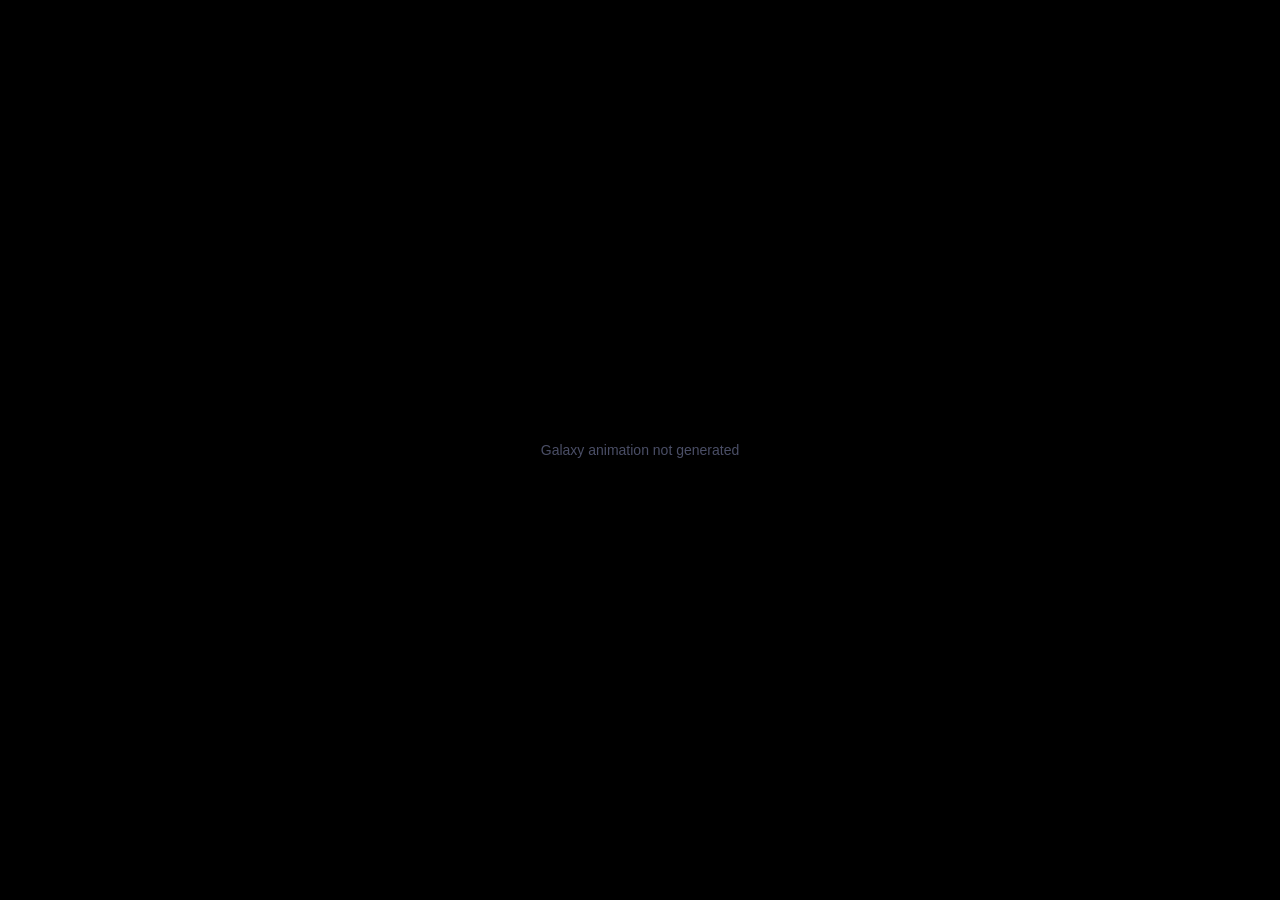
<file: dgx/animations/deepseek-vis-02.html>
<!DOCTYPE html><html><body style="margin:0;background:#000;color:#4a4e66;display:flex;align-items:center;justify-content:center;height:100vh;font-family:sans-serif;font-size:14px">Galaxy animation not generated</body></html>
</file>
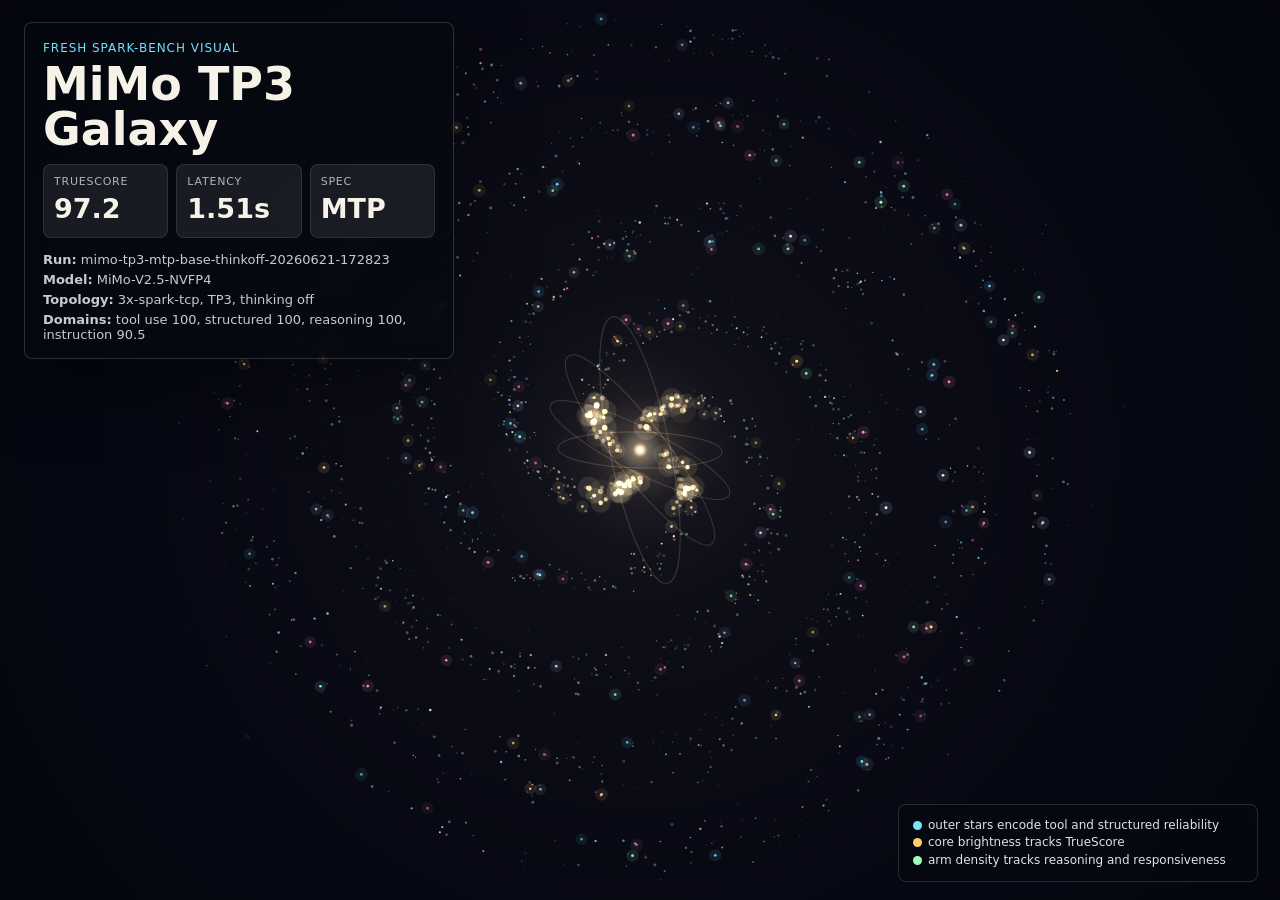
<file: dgx/animations/mimo-galaxy-thinkoff.html>
<!doctype html>
<html lang="en">
<head>
<meta charset="utf-8">
<meta name="viewport" content="width=device-width, initial-scale=1">
<title>MiMo TP3 Galaxy - Think Off</title>
<style>
  * { box-sizing: border-box; }
  html, body {
    width: 100%;
    height: 100%;
    margin: 0;
    overflow: hidden;
    background: #020307;
    color: #f6f2e8;
    font-family: Inter, ui-sans-serif, system-ui, -apple-system, BlinkMacSystemFont, "Segoe UI", sans-serif;
  }
  canvas {
    display: block;
    width: 100vw;
    height: 100vh;
  }
  .hud {
    position: fixed;
    left: 24px;
    top: 22px;
    width: min(430px, calc(100vw - 48px));
    padding: 18px 18px 16px;
    border: 1px solid rgba(255,255,255,.16);
    border-radius: 8px;
    background: rgba(7, 10, 16, .68);
    box-shadow: 0 22px 80px rgba(0,0,0,.42);
    backdrop-filter: blur(12px);
  }
  .eyebrow {
    color: #74e0ff;
    font-size: 12px;
    text-transform: uppercase;
    letter-spacing: .08em;
  }
  h1 {
    margin: 7px 0 12px;
    font-size: clamp(27px, 5vw, 46px);
    line-height: .98;
    letter-spacing: 0;
  }
  .metrics {
    display: grid;
    grid-template-columns: repeat(3, minmax(0, 1fr));
    gap: 8px;
    margin: 12px 0 14px;
  }
  .metric {
    min-height: 74px;
    padding: 10px;
    border-radius: 8px;
    background: rgba(255,255,255,.08);
    border: 1px solid rgba(255,255,255,.1);
  }
  .metric span {
    display: block;
    color: #abb7c4;
    font-size: 11px;
    text-transform: uppercase;
    letter-spacing: .07em;
  }
  .metric strong {
    display: block;
    margin-top: 7px;
    font-size: clamp(19px, 4vw, 27px);
    line-height: 1;
  }
  .meta {
    display: grid;
    gap: 5px;
    color: #c5ccd3;
    font-size: 13px;
  }
  .legend {
    position: fixed;
    right: 22px;
    bottom: 18px;
    width: min(360px, calc(100vw - 44px));
    padding: 12px 14px;
    border-radius: 8px;
    border: 1px solid rgba(255,255,255,.14);
    background: rgba(7, 10, 16, .56);
    color: #dce4ea;
    font-size: 12px;
    line-height: 1.45;
    backdrop-filter: blur(10px);
  }
  .dot {
    display: inline-block;
    width: 9px;
    height: 9px;
    margin-right: 6px;
    border-radius: 999px;
    vertical-align: -1px;
  }
  @media (max-width: 680px) {
    .hud {
      left: 12px;
      top: 12px;
      width: calc(100vw - 24px);
      padding: 14px;
    }
    .metrics { grid-template-columns: 1fr; }
    .legend {
      left: 12px;
      right: auto;
      bottom: 12px;
      width: calc(100vw - 24px);
    }
  }
</style>
</head>
<body>
<canvas id="galaxy"></canvas>
<section class="hud" aria-label="MiMo benchmark summary">
  <div class="eyebrow">fresh spark-bench visual</div>
  <h1>MiMo TP3 Galaxy</h1>
  <div class="metrics">
    <div class="metric"><span>TrueScore</span><strong>97.2</strong></div>
    <div class="metric"><span>Latency</span><strong>1.51s</strong></div>
    <div class="metric"><span>Spec</span><strong>MTP</strong></div>
  </div>
  <div class="meta">
    <div><strong>Run:</strong> mimo-tp3-mtp-base-thinkoff-20260621-172823</div>
    <div><strong>Model:</strong> MiMo-V2.5-NVFP4</div>
    <div><strong>Topology:</strong> 3x-spark-tcp, TP3, thinking off</div>
    <div><strong>Domains:</strong> tool use 100, structured 100, reasoning 100, instruction 90.5</div>
  </div>
</section>
<section class="legend" aria-label="Galaxy legend">
  <div><span class="dot" style="background:#75e6ff"></span>outer stars encode tool and structured reliability</div>
  <div><span class="dot" style="background:#ffcd6b"></span>core brightness tracks TrueScore</div>
  <div><span class="dot" style="background:#9cffb4"></span>arm density tracks reasoning and responsiveness</div>
</section>
<script>
const canvas = document.getElementById("galaxy");
const ctx = canvas.getContext("2d", { alpha: false });

const run = {
  score: 97.2,
  latency: 1.51,
  domains: {
    tool: 100,
    structured: 100,
    reasoning: 100,
    instruction: 90.5,
    responsiveness: 93.0
  }
};

let w = 0;
let h = 0;
let cx = 0;
let cy = 0;
let stars = [];
let dust = [];
let frame = 0;
let rotation = 0;

function rand(min, max) {
  return min + Math.random() * (max - min);
}

function pick(items) {
  return items[Math.floor(Math.random() * items.length)];
}

function resize() {
  const dpr = Math.min(window.devicePixelRatio || 1, 2);
  w = Math.floor(window.innerWidth * dpr);
  h = Math.floor(window.innerHeight * dpr);
  canvas.width = w;
  canvas.height = h;
  canvas.style.width = window.innerWidth + "px";
  canvas.style.height = window.innerHeight + "px";
  ctx.setTransform(dpr, 0, 0, dpr, 0, 0);
  cx = window.innerWidth / 2;
  cy = window.innerHeight / 2;
  buildGalaxy();
}

function buildGalaxy() {
  stars = [];
  dust = [];
  const minDim = Math.min(window.innerWidth, window.innerHeight);
  const armCount = 4;
  const armStars = Math.round(980 + run.score * 7);
  const haloStars = Math.round(360 + run.domains.reliability || 360);
  const radiusMax = minDim * 0.46;
  const palette = [
    [116, 224, 255],
    [255, 205, 107],
    [156, 255, 180],
    [255, 134, 176],
    [230, 236, 255]
  ];

  for (let i = 0; i < armStars; i++) {
    const arm = i % armCount;
    const t = Math.pow(Math.random(), 0.72);
    const baseAngle = (arm / armCount) * Math.PI * 2;
    const spiral = t * (5.4 + run.domains.reasoning / 90);
    const spread = rand(-0.44, 0.44) * (0.28 + t);
    const r = 18 + radiusMax * t;
    const cross = rand(-1, 1) * (5 + t * 42);
    const angle = baseAngle + spiral + spread;
    const color = t < 0.18 ? [255, 226, 158] : pick(palette);

    stars.push({
      r,
      angle,
      cross,
      size: rand(0.45, 1.5) + (t < 0.12 ? rand(0.8, 1.8) : 0),
      color,
      alpha: rand(0.35, 0.96),
      twinkle: rand(0.012, 0.045),
      phase: rand(0, Math.PI * 2),
      speed: rand(0.00018, 0.00062) * (1.25 - t * 0.52)
    });
  }

  for (let i = 0; i < haloStars; i++) {
    const r = rand(radiusMax * 0.35, radiusMax * 1.18);
    dust.push({
      r,
      angle: rand(0, Math.PI * 2),
      size: rand(0.25, 0.9),
      alpha: rand(0.12, 0.46),
      color: pick([[110, 170, 255], [180, 150, 255], [120, 240, 210], [255, 210, 150]]),
      speed: rand(0.00002, 0.00014)
    });
  }
}

function background() {
  const g = ctx.createRadialGradient(cx, cy, 0, cx, cy, Math.max(window.innerWidth, window.innerHeight));
  g.addColorStop(0, "#111019");
  g.addColorStop(0.42, "#050712");
  g.addColorStop(1, "#020307");
  ctx.fillStyle = g;
  ctx.fillRect(0, 0, window.innerWidth, window.innerHeight);
}

function drawCore(time) {
  const strength = run.score / 100;
  const layers = [
    { r: 170, a: 0.045 },
    { r: 104, a: 0.075 },
    { r: 58, a: 0.14 },
    { r: 24, a: 0.36 },
    { r: 8, a: 0.92 }
  ];
  for (const layer of layers) {
    const g = ctx.createRadialGradient(cx, cy, 0, cx, cy, layer.r);
    g.addColorStop(0, `rgba(255, 244, 210, ${layer.a * strength})`);
    g.addColorStop(0.38, `rgba(255, 190, 105, ${layer.a * 0.55})`);
    g.addColorStop(0.78, `rgba(121, 224, 255, ${layer.a * 0.15})`);
    g.addColorStop(1, "rgba(0, 0, 0, 0)");
    ctx.fillStyle = g;
    ctx.beginPath();
    ctx.arc(cx, cy, layer.r, 0, Math.PI * 2);
    ctx.fill();
  }

  ctx.save();
  ctx.translate(cx, cy);
  ctx.rotate(time * 0.0006);
  ctx.strokeStyle = "rgba(255, 225, 158, .16)";
  ctx.lineWidth = 1;
  for (let i = 0; i < 4; i++) {
    ctx.beginPath();
    ctx.ellipse(0, 0, 82 + i * 18, 18 + i * 4, i * Math.PI / 7, 0, Math.PI * 2);
    ctx.stroke();
  }
  ctx.restore();
}

function drawStarBody(item, alphaScale, time) {
  const angle = item.angle + rotation + time * item.speed;
  const tangent = angle + Math.PI / 2;
  const x = cx + Math.cos(angle) * item.r + Math.cos(tangent) * (item.cross || 0);
  const y = cy + Math.sin(angle) * item.r + Math.sin(tangent) * (item.cross || 0);
  const pulse = item.twinkle ? Math.sin(time * item.twinkle + item.phase) * 0.32 + 0.68 : 1;
  const a = Math.max(0.05, item.alpha * alphaScale * pulse);
  const [r, g, b] = item.color;

  ctx.beginPath();
  ctx.fillStyle = `rgba(${r}, ${g}, ${b}, ${a})`;
  ctx.arc(x, y, item.size, 0, Math.PI * 2);
  ctx.fill();

  if (item.size > 1.25 && a > 0.45) {
    ctx.beginPath();
    ctx.fillStyle = `rgba(${r}, ${g}, ${b}, ${a * 0.13})`;
    ctx.arc(x, y, item.size * 4.4, 0, Math.PI * 2);
    ctx.fill();
  }
}

function draw() {
  frame += 1;
  const time = frame;
  rotation += 0.00018;
  background();

  ctx.save();
  ctx.globalCompositeOperation = "lighter";
  for (const item of dust) {
    item.angle += item.speed;
    drawStarBody(item, 0.58, time);
  }
  drawCore(time);
  for (const item of stars) {
    item.angle += item.speed;
    drawStarBody(item, 1, time);
  }
  ctx.restore();

  requestAnimationFrame(draw);
}

window.addEventListener("resize", resize);
resize();
draw();
</script>
</body>
</html>
</file>
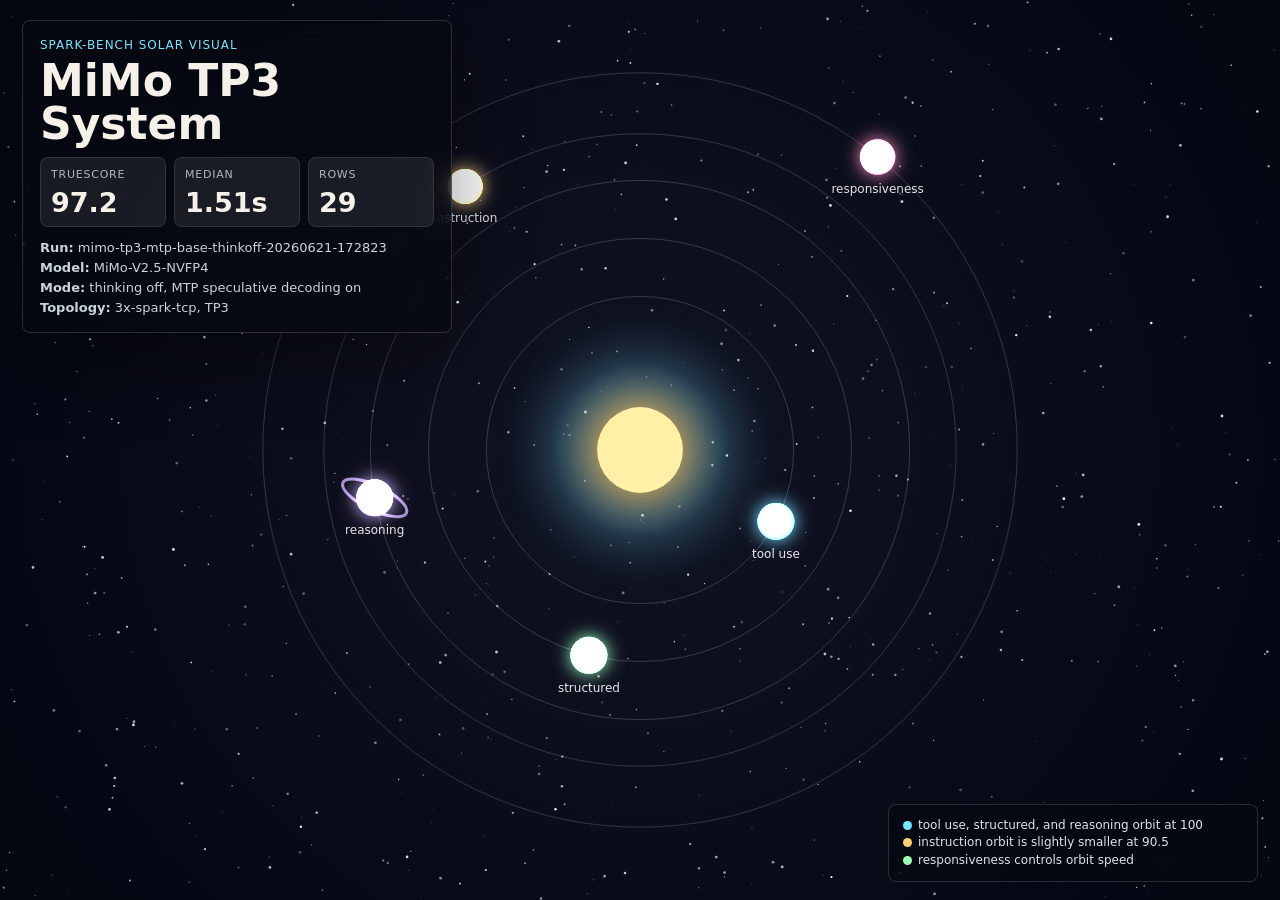
<file: dgx/animations/mimo-solar-thinkoff.html>
<!doctype html>
<html lang="en">
<head>
<meta charset="utf-8">
<meta name="viewport" content="width=device-width, initial-scale=1">
<title>MiMo TP3 Solar System - Think Off</title>
<style>
  * { box-sizing: border-box; }
  html, body {
    width: 100%;
    height: 100%;
    margin: 0;
    overflow: hidden;
    background: #03050a;
    color: #f5f1e8;
    font-family: Inter, ui-sans-serif, system-ui, -apple-system, BlinkMacSystemFont, "Segoe UI", sans-serif;
  }
  canvas { display: block; width: 100vw; height: 100vh; }
  .panel {
    position: fixed;
    left: 22px;
    top: 20px;
    width: min(430px, calc(100vw - 44px));
    padding: 17px;
    border-radius: 8px;
    border: 1px solid rgba(255,255,255,.15);
    background: rgba(6, 9, 16, .68);
    box-shadow: 0 22px 80px rgba(0,0,0,.38);
    backdrop-filter: blur(12px);
  }
  .label {
    color: #81e2ff;
    font-size: 12px;
    text-transform: uppercase;
    letter-spacing: .08em;
  }
  h1 {
    margin: 7px 0 12px;
    font-size: clamp(27px, 5vw, 44px);
    line-height: .98;
    letter-spacing: 0;
  }
  .stats {
    display: grid;
    grid-template-columns: repeat(3, minmax(0, 1fr));
    gap: 8px;
    margin-bottom: 13px;
  }
  .stat {
    min-height: 70px;
    padding: 10px;
    border: 1px solid rgba(255,255,255,.1);
    border-radius: 8px;
    background: rgba(255,255,255,.08);
  }
  .stat span {
    display: block;
    color: #aeb8c2;
    font-size: 11px;
    text-transform: uppercase;
    letter-spacing: .07em;
  }
  .stat strong {
    display: block;
    margin-top: 8px;
    font-size: clamp(19px, 4vw, 27px);
    line-height: 1;
  }
  .meta {
    display: grid;
    gap: 5px;
    color: #cbd3da;
    font-size: 13px;
  }
  .key {
    position: fixed;
    right: 22px;
    bottom: 18px;
    width: min(370px, calc(100vw - 44px));
    padding: 12px 14px;
    border: 1px solid rgba(255,255,255,.14);
    border-radius: 8px;
    background: rgba(6, 9, 16, .56);
    color: #dce4ea;
    font-size: 12px;
    line-height: 1.45;
    backdrop-filter: blur(10px);
  }
  .swatch {
    display: inline-block;
    width: 9px;
    height: 9px;
    margin-right: 6px;
    border-radius: 50%;
    vertical-align: -1px;
  }
  @media (max-width: 680px) {
    .panel {
      left: 12px;
      top: 12px;
      width: calc(100vw - 24px);
      padding: 14px;
    }
    .stats { grid-template-columns: 1fr; }
    .key {
      left: 12px;
      right: auto;
      bottom: 12px;
      width: calc(100vw - 24px);
    }
  }
</style>
</head>
<body>
<canvas id="scene"></canvas>
<section class="panel" aria-label="MiMo benchmark summary">
  <div class="label">spark-bench solar visual</div>
  <h1>MiMo TP3 System</h1>
  <div class="stats">
    <div class="stat"><span>TrueScore</span><strong>97.2</strong></div>
    <div class="stat"><span>Median</span><strong>1.51s</strong></div>
    <div class="stat"><span>Rows</span><strong>29</strong></div>
  </div>
  <div class="meta">
    <div><strong>Run:</strong> mimo-tp3-mtp-base-thinkoff-20260621-172823</div>
    <div><strong>Model:</strong> MiMo-V2.5-NVFP4</div>
    <div><strong>Mode:</strong> thinking off, MTP speculative decoding on</div>
    <div><strong>Topology:</strong> 3x-spark-tcp, TP3</div>
  </div>
</section>
<section class="key" aria-label="Metric legend">
  <div><span class="swatch" style="background:#75e6ff"></span>tool use, structured, and reasoning orbit at 100</div>
  <div><span class="swatch" style="background:#ffcf72"></span>instruction orbit is slightly smaller at 90.5</div>
  <div><span class="swatch" style="background:#9cffb4"></span>responsiveness controls orbit speed</div>
</section>
<script>
const canvas = document.getElementById("scene");
const ctx = canvas.getContext("2d", { alpha: false });

const metrics = [
  { name: "tool use", score: 100, color: "#75e6ff", speed: 0.0105, phase: 0.1 },
  { name: "structured", score: 100, color: "#9cffb4", speed: 0.0086, phase: 1.5 },
  { name: "reasoning", score: 100, color: "#d9b6ff", speed: 0.0072, phase: 2.7 },
  { name: "instruction", score: 90.5, color: "#ffcf72", speed: 0.0062, phase: 3.9 },
  { name: "responsiveness", score: 93.0, color: "#ff85ad", speed: 0.0053, phase: 5.2 }
];

const summary = {
  truescore: 97.2,
  latency: 1.51
};

let W = 0;
let H = 0;
let cx = 0;
let cy = 0;
let stars = [];
let tick = 0;

function rand(min, max) {
  return min + Math.random() * (max - min);
}

function resize() {
  const dpr = Math.min(window.devicePixelRatio || 1, 2);
  W = Math.floor(window.innerWidth * dpr);
  H = Math.floor(window.innerHeight * dpr);
  canvas.width = W;
  canvas.height = H;
  canvas.style.width = window.innerWidth + "px";
  canvas.style.height = window.innerHeight + "px";
  ctx.setTransform(dpr, 0, 0, dpr, 0, 0);
  cx = window.innerWidth / 2;
  cy = window.innerHeight / 2;
  buildStars();
}

function buildStars() {
  stars = [];
  const count = Math.round(420 + summary.truescore * 4);
  for (let i = 0; i < count; i++) {
    stars.push({
      x: Math.random() * window.innerWidth,
      y: Math.random() * window.innerHeight,
      size: rand(0.35, 1.45),
      alpha: rand(0.2, 0.9),
      phase: rand(0, Math.PI * 2),
      speed: rand(0.004, 0.018)
    });
  }
}

function bg() {
  const g = ctx.createRadialGradient(cx, cy, 0, cx, cy, Math.max(window.innerWidth, window.innerHeight));
  g.addColorStop(0, "#111322");
  g.addColorStop(0.5, "#050814");
  g.addColorStop(1, "#03050a");
  ctx.fillStyle = g;
  ctx.fillRect(0, 0, window.innerWidth, window.innerHeight);
}

function drawStars() {
  for (const s of stars) {
    const alpha = Math.max(0.05, s.alpha + Math.sin(tick * s.speed + s.phase) * 0.2);
    ctx.fillStyle = `rgba(230, 238, 255, ${alpha})`;
    ctx.beginPath();
    ctx.arc(s.x, s.y, s.size, 0, Math.PI * 2);
    ctx.fill();
  }
}

function drawSun() {
  const pulse = 1 + Math.sin(tick * 0.018) * 0.04;
  const radius = 42 * pulse;
  const glow = 156 * (summary.truescore / 100);
  const g = ctx.createRadialGradient(cx, cy, 0, cx, cy, glow);
  g.addColorStop(0, "rgba(255, 252, 220, .98)");
  g.addColorStop(0.22, "rgba(255, 206, 105, .72)");
  g.addColorStop(0.58, "rgba(111, 218, 255, .18)");
  g.addColorStop(1, "rgba(0, 0, 0, 0)");
  ctx.fillStyle = g;
  ctx.beginPath();
  ctx.arc(cx, cy, glow, 0, Math.PI * 2);
  ctx.fill();

  ctx.fillStyle = "#fff0a8";
  ctx.beginPath();
  ctx.arc(cx, cy, radius, 0, Math.PI * 2);
  ctx.fill();
}

function drawOrbit(radius, score) {
  ctx.strokeStyle = `rgba(255,255,255,${0.08 + (score / 100) * 0.08})`;
  ctx.lineWidth = 1;
  ctx.beginPath();
  ctx.arc(cx, cy, radius, 0, Math.PI * 2);
  ctx.stroke();
}

function drawPlanet(metric, index, baseRadius) {
  const orbit = baseRadius + index * 58 + (metric.score - 92) * 1.2;
  const size = 8 + metric.score / 9.5;
  const angle = metric.phase + tick * metric.speed * (summary.latency < 2 ? 1.18 : 0.88);
  const x = cx + Math.cos(angle) * orbit;
  const y = cy + Math.sin(angle) * orbit;

  drawOrbit(orbit, metric.score);

  ctx.save();
  ctx.shadowColor = metric.color;
  ctx.shadowBlur = 18;
  ctx.fillStyle = metric.color;
  ctx.beginPath();
  ctx.arc(x, y, size, 0, Math.PI * 2);
  ctx.fill();
  ctx.shadowBlur = 0;

  const light = ctx.createRadialGradient(x - size * 0.35, y - size * 0.35, 1, x, y, size * 1.4);
  light.addColorStop(0, "rgba(255,255,255,.8)");
  light.addColorStop(0.35, metric.color);
  light.addColorStop(1, "rgba(0,0,0,.42)");
  ctx.fillStyle = light;
  ctx.beginPath();
  ctx.arc(x, y, size, 0, Math.PI * 2);
  ctx.fill();

  if (metric.name === "reasoning") {
    ctx.strokeStyle = "rgba(220, 190, 255, .68)";
    ctx.lineWidth = 3;
    ctx.beginPath();
    ctx.ellipse(x, y, size * 1.9, size * 0.66, Math.PI / 7, 0, Math.PI * 2);
    ctx.stroke();
  }

  ctx.fillStyle = "rgba(245, 241, 232, .88)";
  ctx.font = "12px Inter, system-ui, sans-serif";
  ctx.textAlign = "center";
  ctx.fillText(metric.name, x, y + size + 18);
  ctx.restore();
}

function draw() {
  tick += 1;
  const baseRadius = Math.max(80, Math.min(window.innerWidth, window.innerHeight) * 0.16);
  bg();
  drawStars();
  drawSun();

  ctx.save();
  ctx.globalCompositeOperation = "lighter";
  metrics.forEach((metric, index) => drawPlanet(metric, index, baseRadius));
  ctx.restore();

  requestAnimationFrame(draw);
}

window.addEventListener("resize", resize);
resize();
draw();
</script>
</body>
</html>
</file>
<file: style.css>
/* ─── WESCHE.COM REDESIGN — SHARED STYLESHEET ─── */

*, *::before, *::after { box-sizing: border-box; margin: 0; padding: 0; }

:root {
  --black:  #080808;
  --ink:    #0e0e0e;
  --paper:  #f0ede8;
  --dim:    rgba(240,237,232,0.48);
  --border: rgba(240,237,232,0.1);
  --gold:   #c9a84c;
  --gold-d: rgba(201,168,76,0.35);
}

html { scroll-behavior: smooth; }

body {
  background: var(--black);
  color: var(--paper);
  font-family: 'Inter', sans-serif;
  font-weight: 300;
  overflow-x: hidden;
  cursor: none;
}

/* ─── CURSOR ─── */
.cursor {
  position: fixed; width: 6px; height: 6px;
  background: var(--gold); border-radius: 50%;
  pointer-events: none; z-index: 9999;
  transform: translate(-50%,-50%);
  transition: width .12s, height .12s;
}
.cursor-ring {
  position: fixed; width: 28px; height: 28px;
  border: 1px solid var(--gold-d); border-radius: 50%;
  pointer-events: none; z-index: 9998;
  transform: translate(-50%,-50%);
  transition: width .15s, height .15s, opacity .15s;
}

/* ─── NAV ─── */
nav {
  position: fixed; top: 0; left: 0; right: 0; z-index: 500;
  display: flex; align-items: center; justify-content: space-between;
  padding: 28px 52px;
  transition: background .3s, padding .3s, border-color .3s;
  border-bottom: 1px solid transparent;
}
nav.scrolled {
  background: rgba(8,8,8,0.92);
  backdrop-filter: blur(16px);
  padding: 18px 52px;
  border-bottom-color: var(--border);
}
.nav-logo {
  font-family: 'Space Mono', monospace;
  font-size: 0.6rem;
  letter-spacing: 0.26em;
  text-transform: uppercase;
  color: var(--paper);
  text-decoration: none;
}
.nav-links {
  display: flex; align-items: center; gap: 40px; list-style: none;
}
.nav-links a {
  font-family: 'Space Mono', monospace;
  font-size: 0.57rem;
  letter-spacing: 0.16em;
  text-transform: uppercase;
  color: var(--dim);
  text-decoration: none;
  transition: color 0.2s;
}
.nav-links a:hover,
.nav-links a.active { color: var(--paper); }
.nav-book {
  color: var(--black) !important;
  background: var(--gold);
  padding: 9px 20px !important;
  transition: background 0.2s !important;
}
.nav-book:hover { background: var(--paper) !important; }

/* ─── BUTTONS ─── */
.btn-gold {
  display: inline-flex; align-items: center; gap: 12px;
  font-family: 'Space Mono', monospace;
  font-size: 0.6rem; font-weight: 700;
  letter-spacing: 0.18em; text-transform: uppercase;
  text-decoration: none; color: var(--black);
  background: var(--gold); padding: 14px 28px;
  transition: background .2s, transform .2s;
}
.btn-gold:hover { background: var(--paper); transform: translateX(4px); }

.btn-outline {
  display: inline-flex; align-items: center; gap: 12px;
  font-family: 'Space Mono', monospace;
  font-size: 0.6rem; letter-spacing: 0.18em; text-transform: uppercase;
  text-decoration: none; color: var(--paper);
  border: 1px solid rgba(240,237,232,0.22); padding: 14px 28px;
  transition: border-color .2s, color .2s, transform .2s;
}
.btn-outline:hover { border-color: var(--gold); color: var(--gold); transform: translateX(4px); }

.btn-text {
  display: inline-flex; align-items: center; gap: 10px;
  font-family: 'Space Mono', monospace;
  font-size: 0.57rem; letter-spacing: 0.14em; text-transform: uppercase;
  text-decoration: none; color: var(--gold);
  transition: gap .2s;
}
.btn-text:hover { gap: 18px; }

/* ─── LABELS ─── */
.label {
  font-family: 'Space Mono', monospace;
  font-size: 0.55rem; letter-spacing: 0.22em; text-transform: uppercase;
  color: var(--gold); display: flex; align-items: center; gap: 14px;
}
.label::before {
  content: ''; width: 24px; height: 1px;
  background: var(--gold); flex-shrink: 0;
}

/* ─── HEADINGS ─── */
.h-display {
  font-family: 'Cormorant Garamond', serif;
  font-weight: 300; line-height: 0.92; letter-spacing: -0.01em;
  color: var(--paper);
}
.h-display em { font-style: italic; color: var(--gold); }
.h-display .outline {
  -webkit-text-stroke: 1px rgba(240,237,232,0.2);
  color: transparent; display: block;
}

.h-section {
  font-family: 'Cormorant Garamond', serif;
  font-size: clamp(36px, 4vw, 58px);
  font-weight: 300; color: var(--paper);
}
.h-section em { font-style: italic; color: var(--gold); }

/* ─── PAGE HERO (sub-pages) ─── */
.page-hero {
  min-height: 52vh;
  display: flex; flex-direction: column; justify-content: flex-end;
  padding: 160px 52px 72px;
  border-bottom: 1px solid var(--border);
  position: relative; overflow: hidden;
}
.page-hero-bg {
  position: absolute; inset: 0;
  background-size: cover; background-position: center;
}
.page-hero-bg::after {
  content: '';
  position: absolute; inset: 0;
  background: linear-gradient(to bottom, rgba(8,8,8,0.3), rgba(8,8,8,0.75) 60%, rgba(8,8,8,0.96));
}
.page-hero-content { position: relative; z-index: 2; }
.page-hero-eyebrow {
  font-family: 'Space Mono', monospace;
  font-size: 0.55rem; letter-spacing: 0.22em; text-transform: uppercase;
  color: var(--gold); margin-bottom: 20px;
}
.page-hero h1 {
  font-family: 'Cormorant Garamond', serif;
  font-size: clamp(64px, 10vw, 140px);
  font-weight: 300; line-height: 0.9; color: var(--paper);
}
.page-hero h1 em { font-style: italic; color: var(--gold); }

/* ─── SECTION WRAPPER ─── */
.section { border-top: 1px solid var(--border); }
.section-header {
  padding: 72px 52px 48px;
  display: flex; justify-content: space-between; align-items: baseline;
}

/* ─── FOOTER ─── */
footer {
  border-top: 1px solid var(--border);
  padding: 40px 52px;
  display: flex; align-items: center; justify-content: space-between;
}
.footer-left {
  font-family: 'Space Mono', monospace;
  font-size: 0.53rem; letter-spacing: 0.14em; text-transform: uppercase;
  color: var(--dim); line-height: 1.9;
}
.footer-links { display: flex; gap: 32px; list-style: none; }
.footer-links a {
  font-family: 'Space Mono', monospace;
  font-size: 0.53rem; letter-spacing: 0.13em; text-transform: uppercase;
  color: var(--dim); text-decoration: none; transition: color .2s;
}
.footer-links a:hover { color: var(--paper); }
.footer-back {
  font-family: 'Space Mono', monospace;
  font-size: 0.53rem; letter-spacing: 0.13em; text-transform: uppercase;
  color: var(--dim); text-decoration: none; transition: color .2s;
  display: flex; align-items: center; gap: 8px;
}
.footer-back:hover { color: var(--paper); }

/* ─── ANIMATIONS ─── */
@keyframes fadeUp {
  from { opacity: 0; transform: translateY(24px); }
  to   { opacity: 1; transform: translateY(0); }
}
.reveal {
  opacity: 0; transform: translateY(20px);
  transition: opacity .75s ease, transform .75s ease;
}
.reveal.in { opacity: 1; transform: none; }
.d1 { transition-delay: .1s; }
.d2 { transition-delay: .2s; }
.d3 { transition-delay: .3s; }
.d4 { transition-delay: .4s; }

/* ─── RESPONSIVE ─── */
@media (max-width: 1024px) {
  nav { padding: 20px 28px; }
  nav.scrolled { padding: 16px 28px; }
  .page-hero { padding: 140px 28px 60px; }
  .section-header { padding: 56px 28px 36px; }
  footer { padding: 32px 28px; flex-direction: column; gap: 24px; text-align: center; }
  .footer-links { flex-wrap: wrap; justify-content: center; gap: 16px; }
}
@media (max-width: 640px) {
  .nav-links li:not(:last-child) { display: none; }
}
</file>
